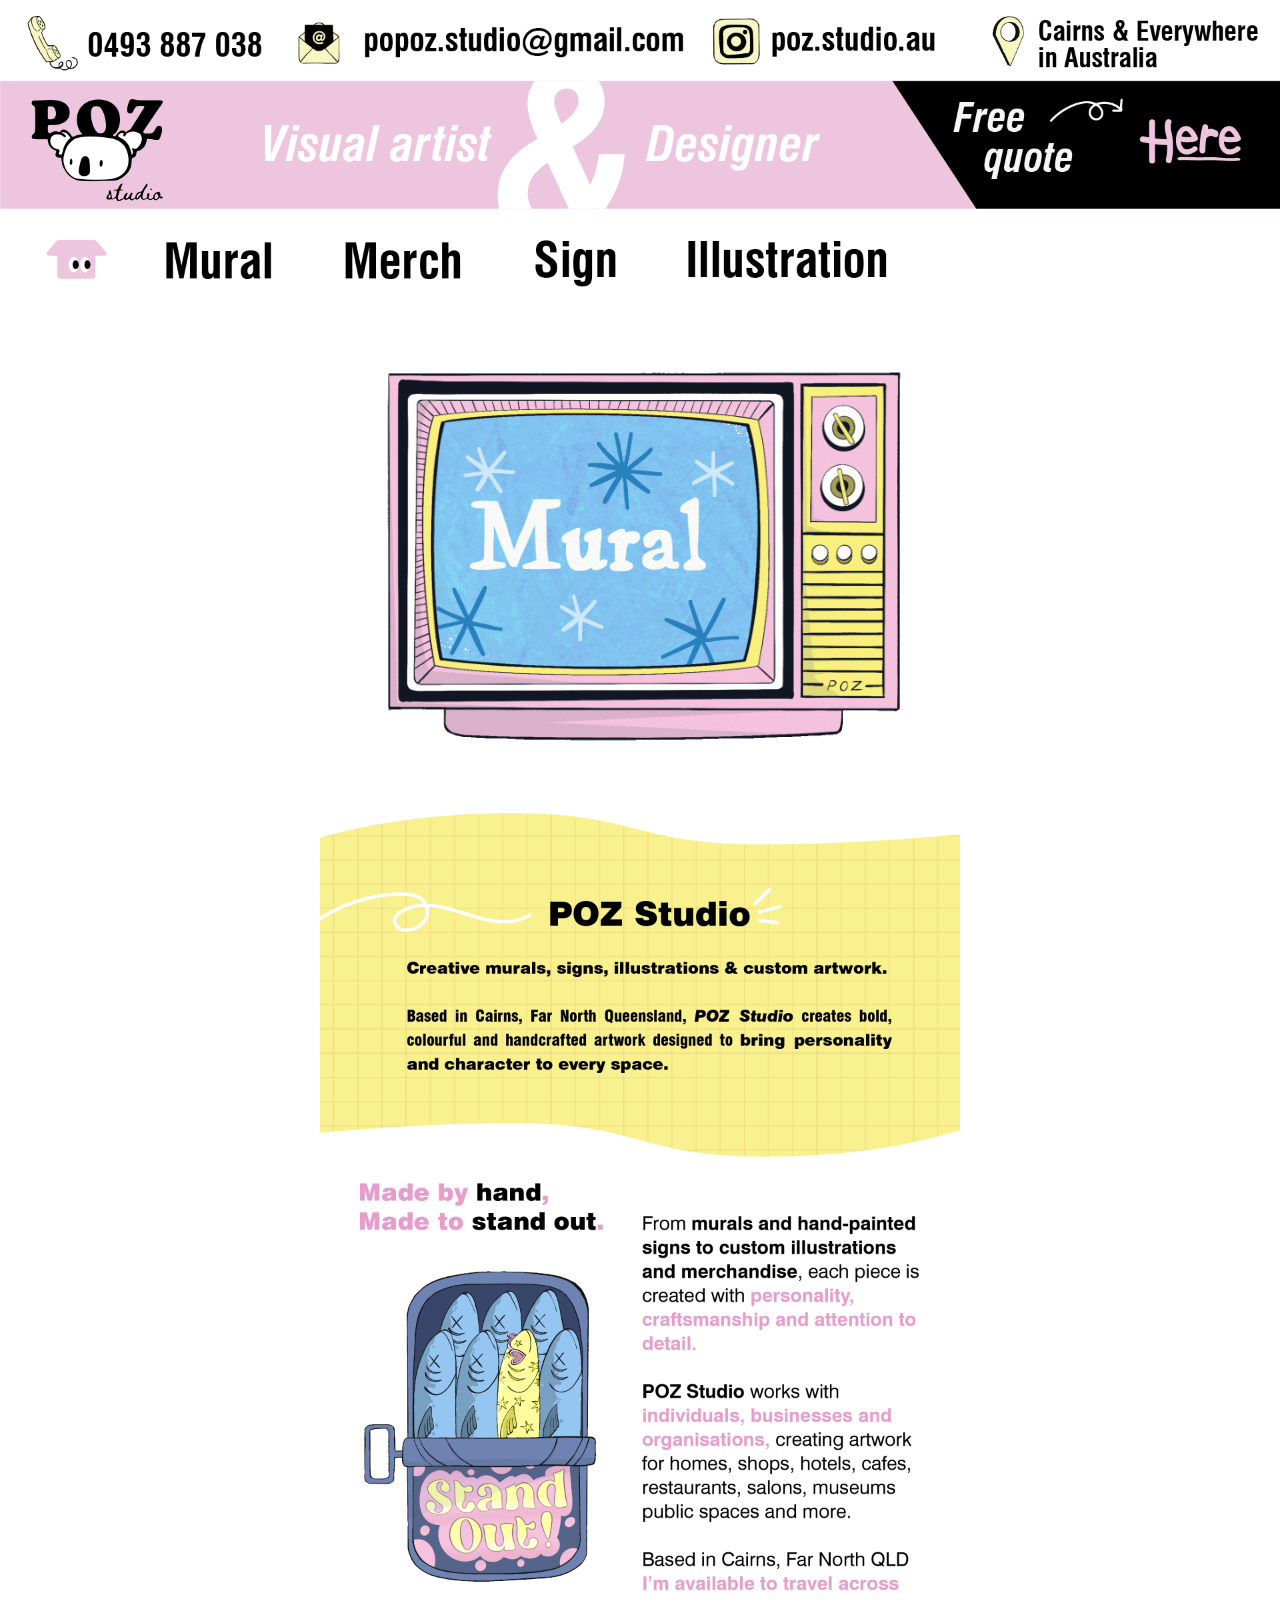
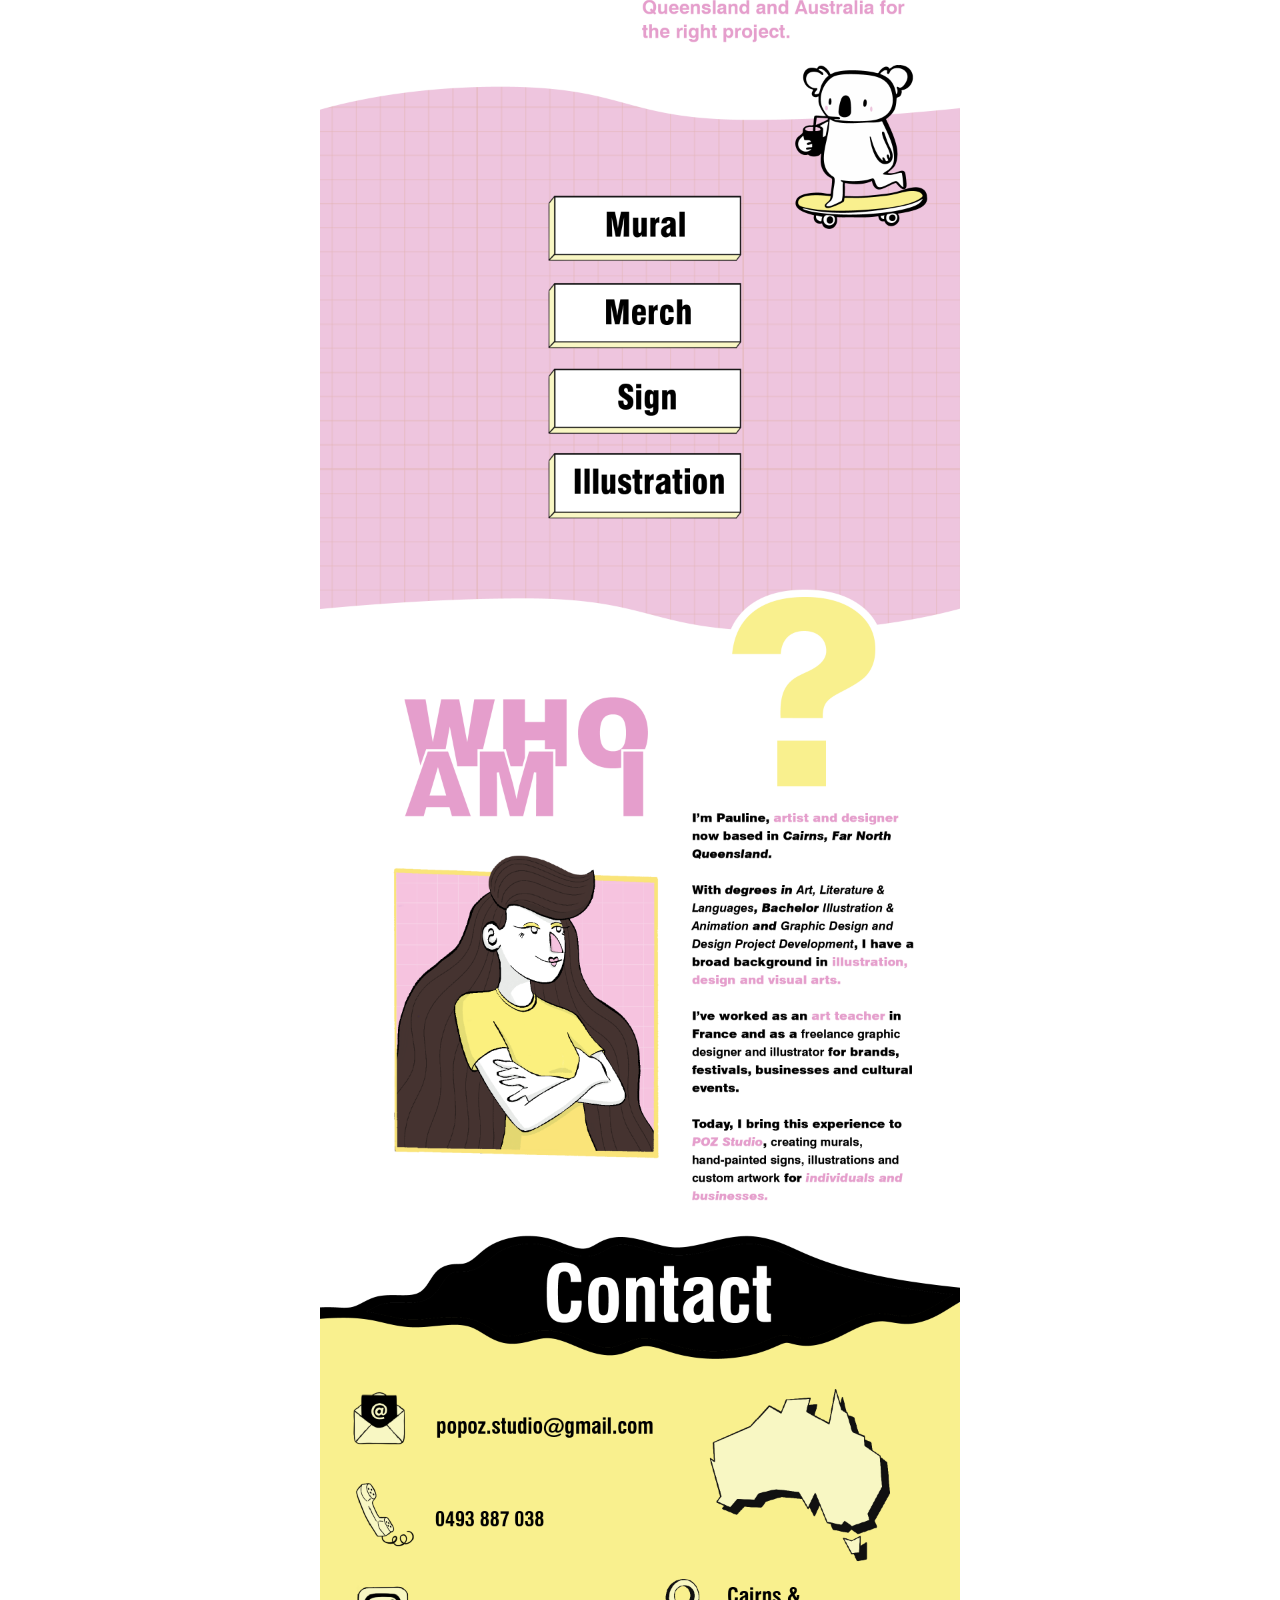
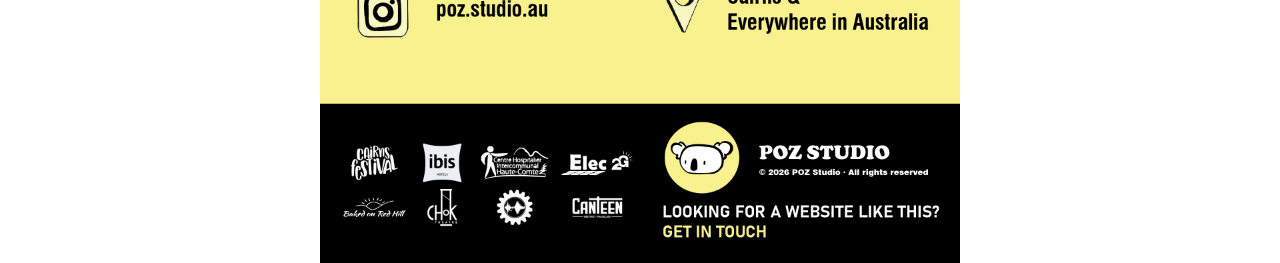
<file: index.html>
<!DOCTYPE html>
<html lang="en-AU">
<head>
    <meta charset="UTF-8">
    <meta name="viewport" content="width=device-width, initial-scale=1.0">

    <title>POZ Studio | Creative Artwork, Murals & Signage in Cairns</title>

    <meta name="description" content="POZ Studio creates custom murals, hand-painted signage, illustration and creative artwork for businesses and projects in Cairns, Queensland and across Australia.">
    <meta name="robots" content="index, follow, max-image-preview:large">
    <link rel="canonical" href="https://pozstudio.com.au/">
    <meta property="og:type" content="website">
    <meta property="og:site_name" content="POZ Studio">
    <meta property="og:title" content="POZ Studio | Creative Artwork, Murals & Signage in Cairns">
    <meta property="og:description" content="POZ Studio creates custom murals, hand-painted signage, illustration and creative artwork for businesses and projects in Cairns, Queensland and across Australia.">
    <meta property="og:url" content="https://pozstudio.com.au/">
    <meta property="og:image" content="https://pozstudio.com.au/body.png">
    <meta name="twitter:card" content="summary_large_image">
    <meta name="twitter:title" content="POZ Studio | Creative Artwork, Murals & Signage in Cairns">
    <meta name="twitter:description" content="POZ Studio creates custom murals, hand-painted signage, illustration and creative artwork for businesses and projects in Cairns, Queensland and across Australia.">
    <meta name="twitter:image" content="https://pozstudio.com.au/body.png">

    <link rel="icon" type="image/x-icon" href="favicon.ico">

    <link rel="stylesheet" href="style.css">

    <script type="application/ld+json">
    {
      "@context": "https://schema.org",
      "@type": "ArtStudio",
      "name": "POZ Studio",
      "url": "https://pozstudio.com.au/",
      "email": "popoz.studio@gmail.com",
      "telephone": "+61493887038",
      "areaServed": [
        {"@type": "City", "name": "Cairns"},
        {"@type": "AdministrativeArea", "name": "Queensland"},
        {"@type": "Country", "name": "Australia"}
      ],
      "knowsAbout": ["custom murals", "hand-painted signage", "custom merchandise artwork", "illustration"]
    }
    </script>

</head>

<body>

    <!-- =========================
         HEADER
         ========================= -->

    <header class="site-header">

        <img src="header-index.png" alt="POZ Studio creative artwork and services">

        <!-- BOUTONS DU HEADER -->

        <a href="tel:+61493887038" class="hotspot header-button-1" aria-label="Call POZ Studio">
            BUTTON 1
        </a>

        <a href="https://www.instagram.com/poz.studio.au/" class="hotspot header-button-2" aria-label="Visit POZ Studio on Instagram">
            BUTTON 2
        </a>

        <a href="quote.html" class="hotspot header-button-3" aria-label="Request a quote">
            BUTTON 3
        </a>

        <a href="mailto:popoz.studio@gmail.com?subject=Contact&body=Hi%20Pauline%21" class="hotspot header-button-4" aria-label="Email POZ Studio">
            BUTTON 4
        </a>

        <a href="index.html" class="hotspot header-button-5" aria-label="Home">
            BUTTON 5
        </a>

        <a href="mural.html" class="hotspot header-button-6" aria-label="Murals">
            BUTTON 6
        </a>

        <a href="merch.html" class="hotspot header-button-7" aria-label="Merchandise">
            BUTTON 7
        </a>

        <a href="sign.html" class="hotspot header-button-8" aria-label="Signage">
            BUTTON 8
        </a>

        <a href="illustration.html" class="hotspot header-button-9" aria-label="Illustration">
            BUTTON 9
        </a>

<a href="index.html" class="hotspot header-button-10" aria-label="Home">
    BUTTON 10
</a>

    </header>


    <!-- =========================
         GIF
         ========================= -->

    <div class="body-container gif-container">

        <img
            src="mon-gif.gif"
            alt="POZ Studio creative artwork animation"
            class="gif-image"
        >

    </div>


    <!-- =========================
         CORPS DU SITE
         ========================= -->

    <main>

        <div class="body-container">

            <img
                src="body.png"
                alt="POZ Studio creative artwork, mural, signage, merchandise and illustration portfolio"
                class="body-image"
            >

            <!-- BOUTONS DU CORPS -->

            <a href="mural.html" class="hotspot body-button-1" aria-label="Explore mural services">
                BUTTON 1
            </a>

            <a href="merch.html" class="hotspot body-button-2" aria-label="Explore merchandise artwork">
                BUTTON 2
            </a>

            <a href="sign.html" class="hotspot body-button-3" aria-label="Explore signage">
                BUTTON 3
            </a>

            <a href="illustration.html" class="hotspot body-button-4" aria-label="Explore illustration">
                BUTTON 4
            </a>

        </div>

    </main>

</body>
</html>
</file>
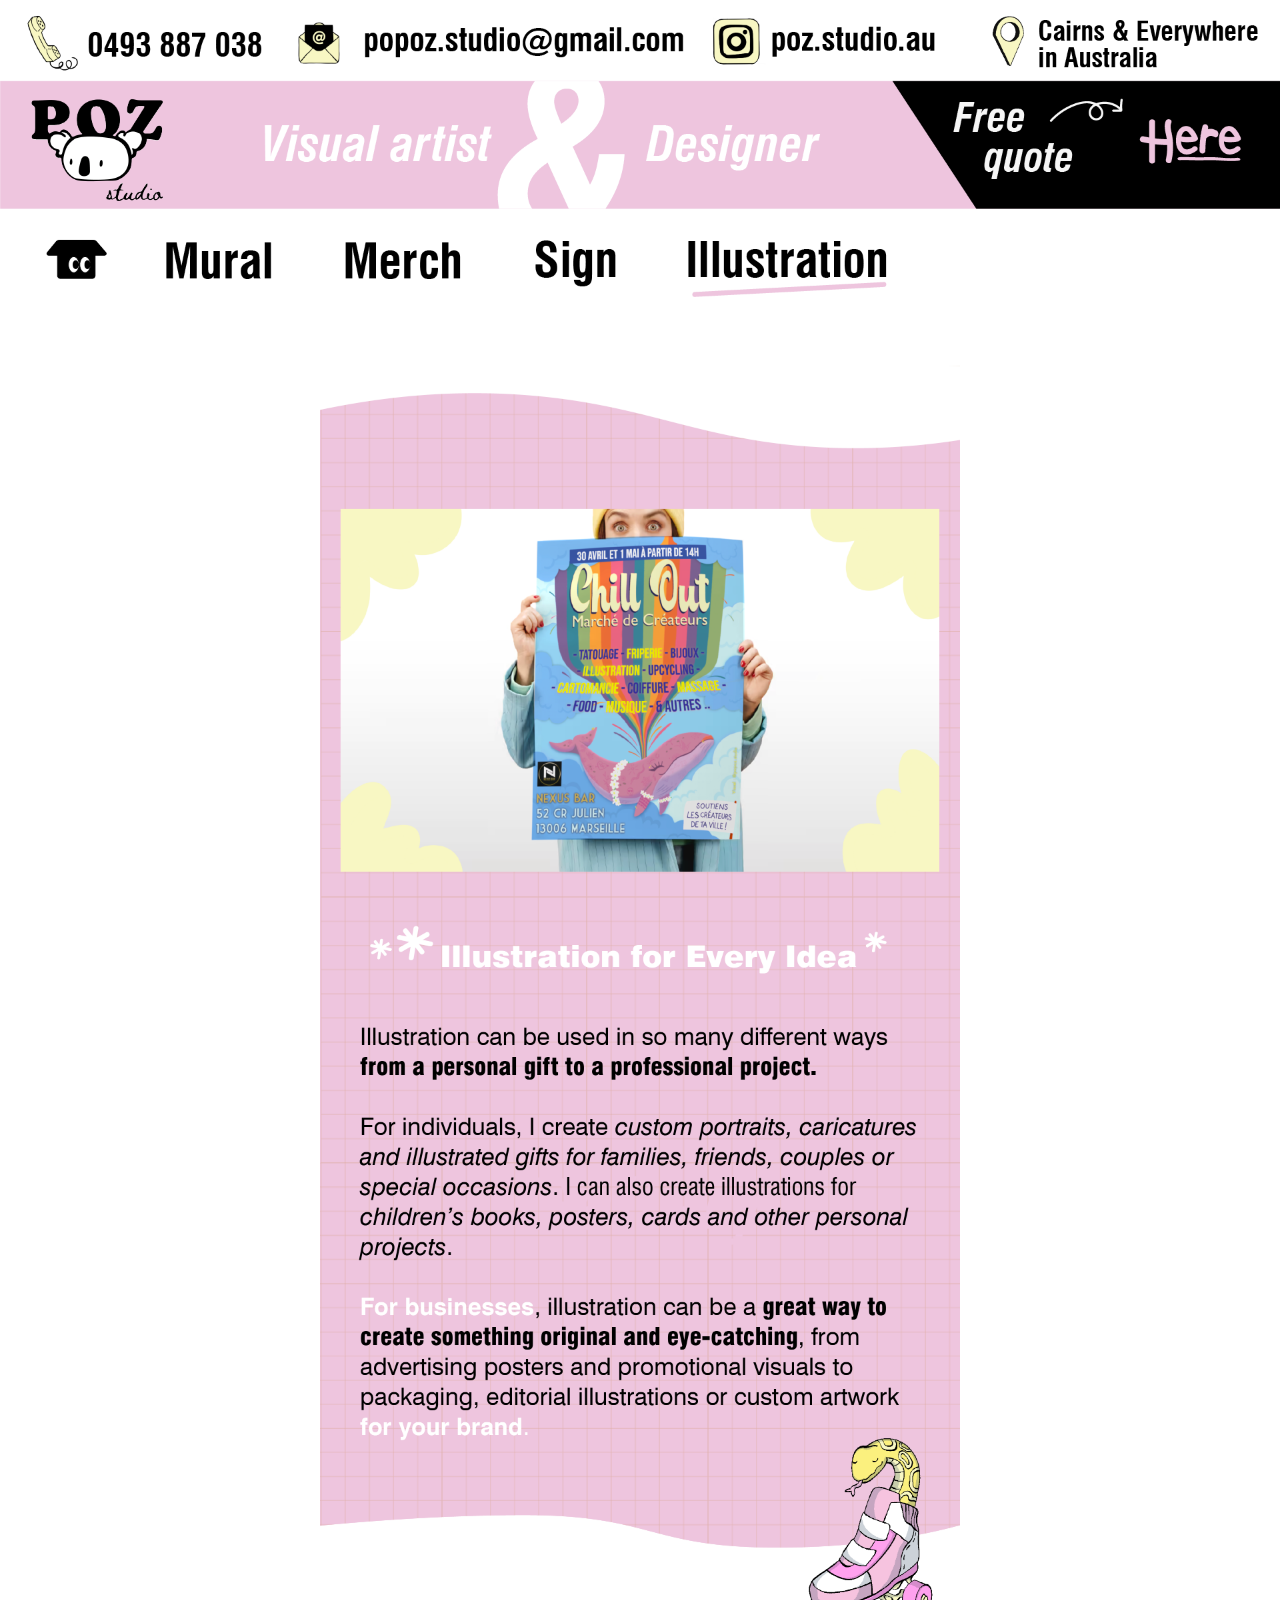
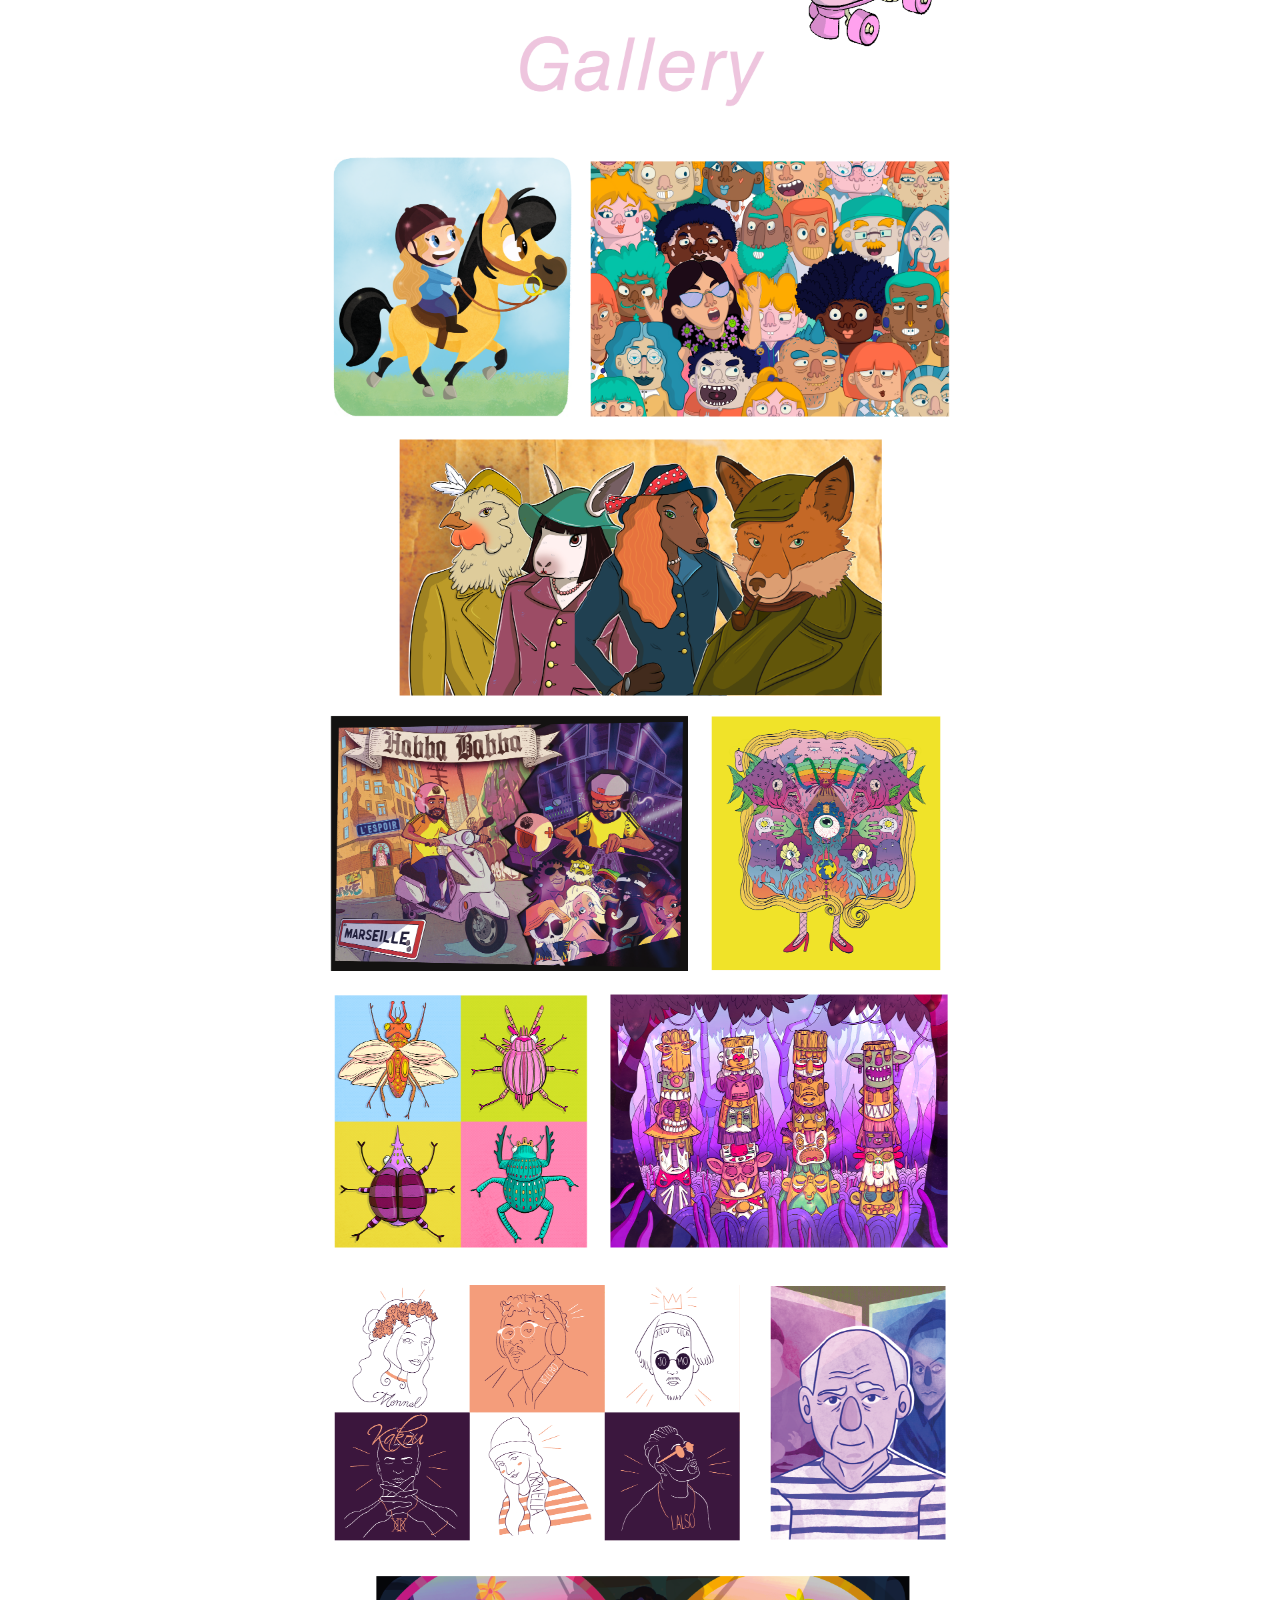
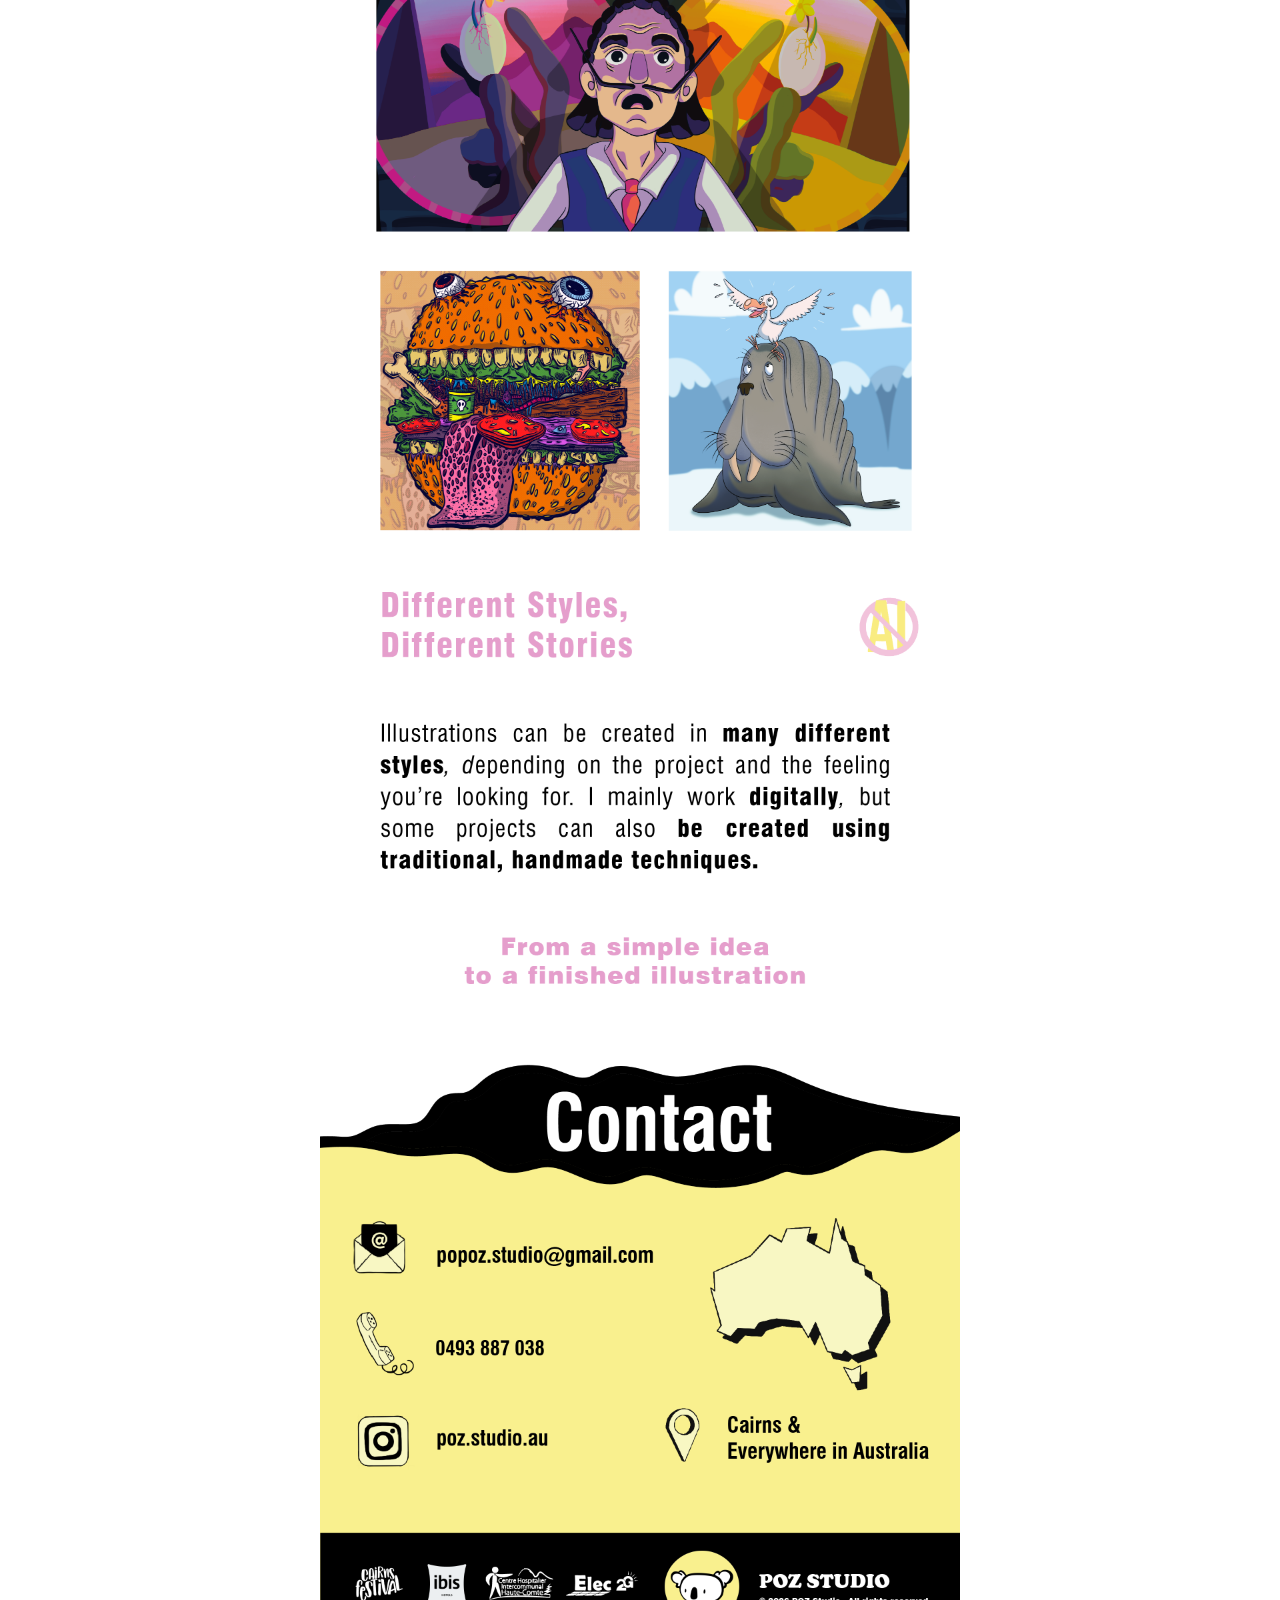
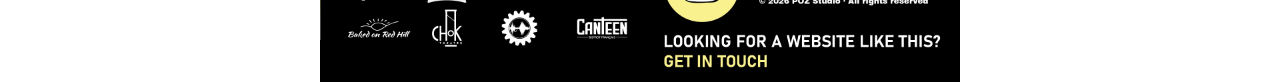
<file: illustration.html>
<!DOCTYPE html>
<html lang="en-AU">
<head>
    <meta charset="UTF-8">
    <meta name="viewport" content="width=device-width, initial-scale=1.0">

    <title>Custom Illustration & Artwork | POZ Studio Cairns</title>

    <meta name="description" content="Explore custom illustration and creative artwork by POZ Studio for personal, business and commercial projects in Cairns, Queensland and across Australia.">
    <meta name="robots" content="index, follow, max-image-preview:large">
    <link rel="canonical" href="https://pozstudio.com.au/illustration.html">
    <meta property="og:type" content="website">
    <meta property="og:site_name" content="POZ Studio">
    <meta property="og:title" content="Custom Illustration & Artwork | POZ Studio Cairns">
    <meta property="og:description" content="Explore custom illustration and creative artwork by POZ Studio for personal, business and commercial projects in Cairns, Queensland and across Australia.">
    <meta property="og:url" content="https://pozstudio.com.au/illustration.html">
    <meta property="og:image" content="https://pozstudio.com.au/body.png">
    <meta name="twitter:card" content="summary_large_image">
    <meta name="twitter:title" content="Custom Illustration & Artwork | POZ Studio Cairns">
    <meta name="twitter:description" content="Explore custom illustration and creative artwork by POZ Studio for personal, business and commercial projects in Cairns, Queensland and across Australia.">
    <meta name="twitter:image" content="https://pozstudio.com.au/body.png">

    <link rel="icon" type="image/x-icon" href="favicon.ico">

    <link rel="stylesheet" href="style.css">
</head>

<body>

    <!-- =========================
         HEADER
         ========================= -->

    <header class="site-header">

        <img src="header-illustration.png" alt="POZ Studio custom illustration">

        <!-- BOUTONS DU HEADER -->

        <a href="tel:+61493887038" class="hotspot header-button-1" aria-label="Call POZ Studio">
            BUTTON 1
        </a>

        <a href="https://www.instagram.com/poz.studio.au/" class="hotspot header-button-2" aria-label="Visit POZ Studio on Instagram">
            BUTTON 2
        </a>

        <a href="quote.html" class="hotspot header-button-3" aria-label="Request a quote">
            BUTTON 3
        </a>

        <a href="mailto:popoz.studio@gmail.com?subject=Contact&body=Hi%20Pauline%21" class="hotspot header-button-4" aria-label="Email POZ Studio">
            BUTTON 4
        </a>

        <a href="index.html" class="hotspot header-button-5" aria-label="Home">
            BUTTON 5
        </a>

        <a href="mural.html" class="hotspot header-button-6" aria-label="Murals">
            BUTTON 6
        </a>

        <a href="merch.html" class="hotspot header-button-7" aria-label="Merchandise">
            BUTTON 7
        </a>

        <a href="sign.html" class="hotspot header-button-8" aria-label="Signage">
            BUTTON 8
        </a>

        <a href="illustration.html" class="hotspot header-button-9" aria-label="Illustration">
            BUTTON 9
        </a>
<a href="index.html" class="hotspot header-button-10" aria-label="Home">
    BUTTON 10
</a>
    </header>


    <!-- =========================
         CORPS DU SITE
         ========================= -->

    <main>

        <div class="body-container">

            <img
                src="illustration.png"
                alt="Custom illustration and creative artwork portfolio by POZ Studio"
                class="body-image"
            >

        </div>

    </main>

</body>
</html>
</file>
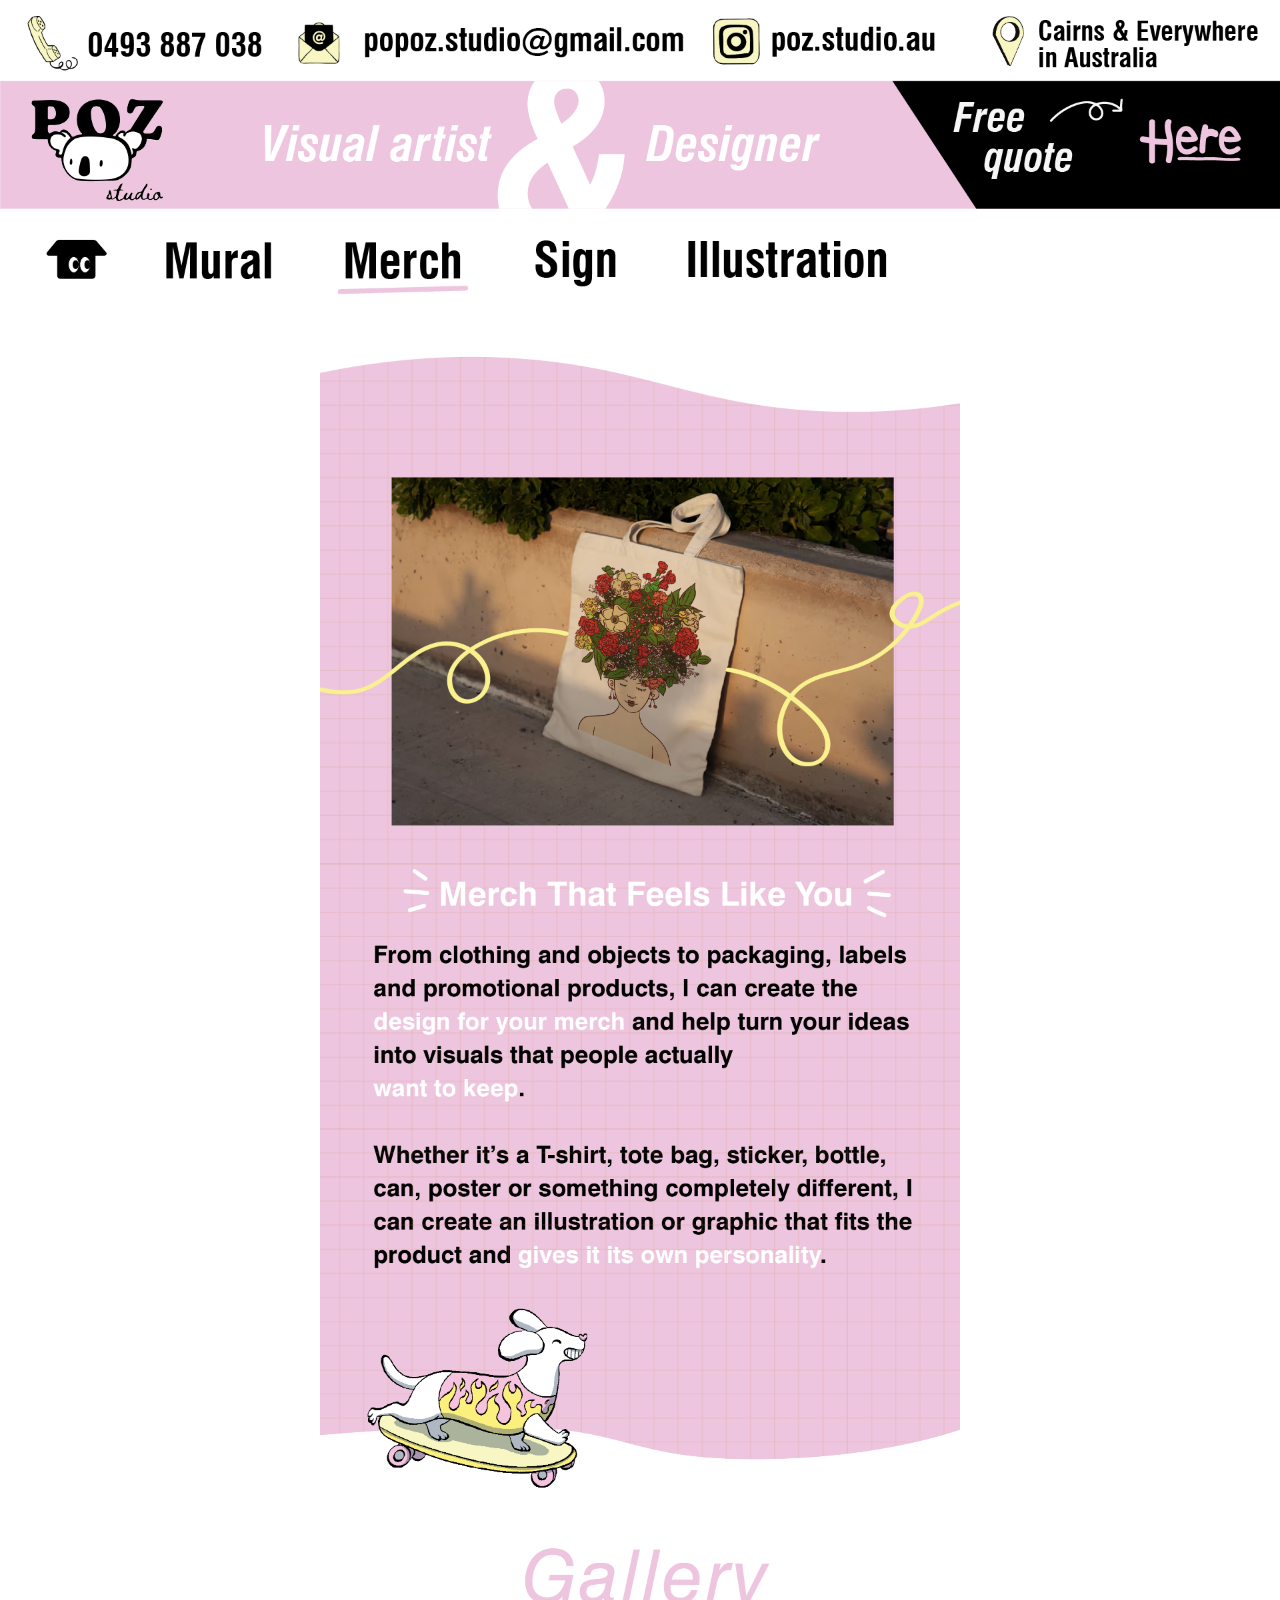
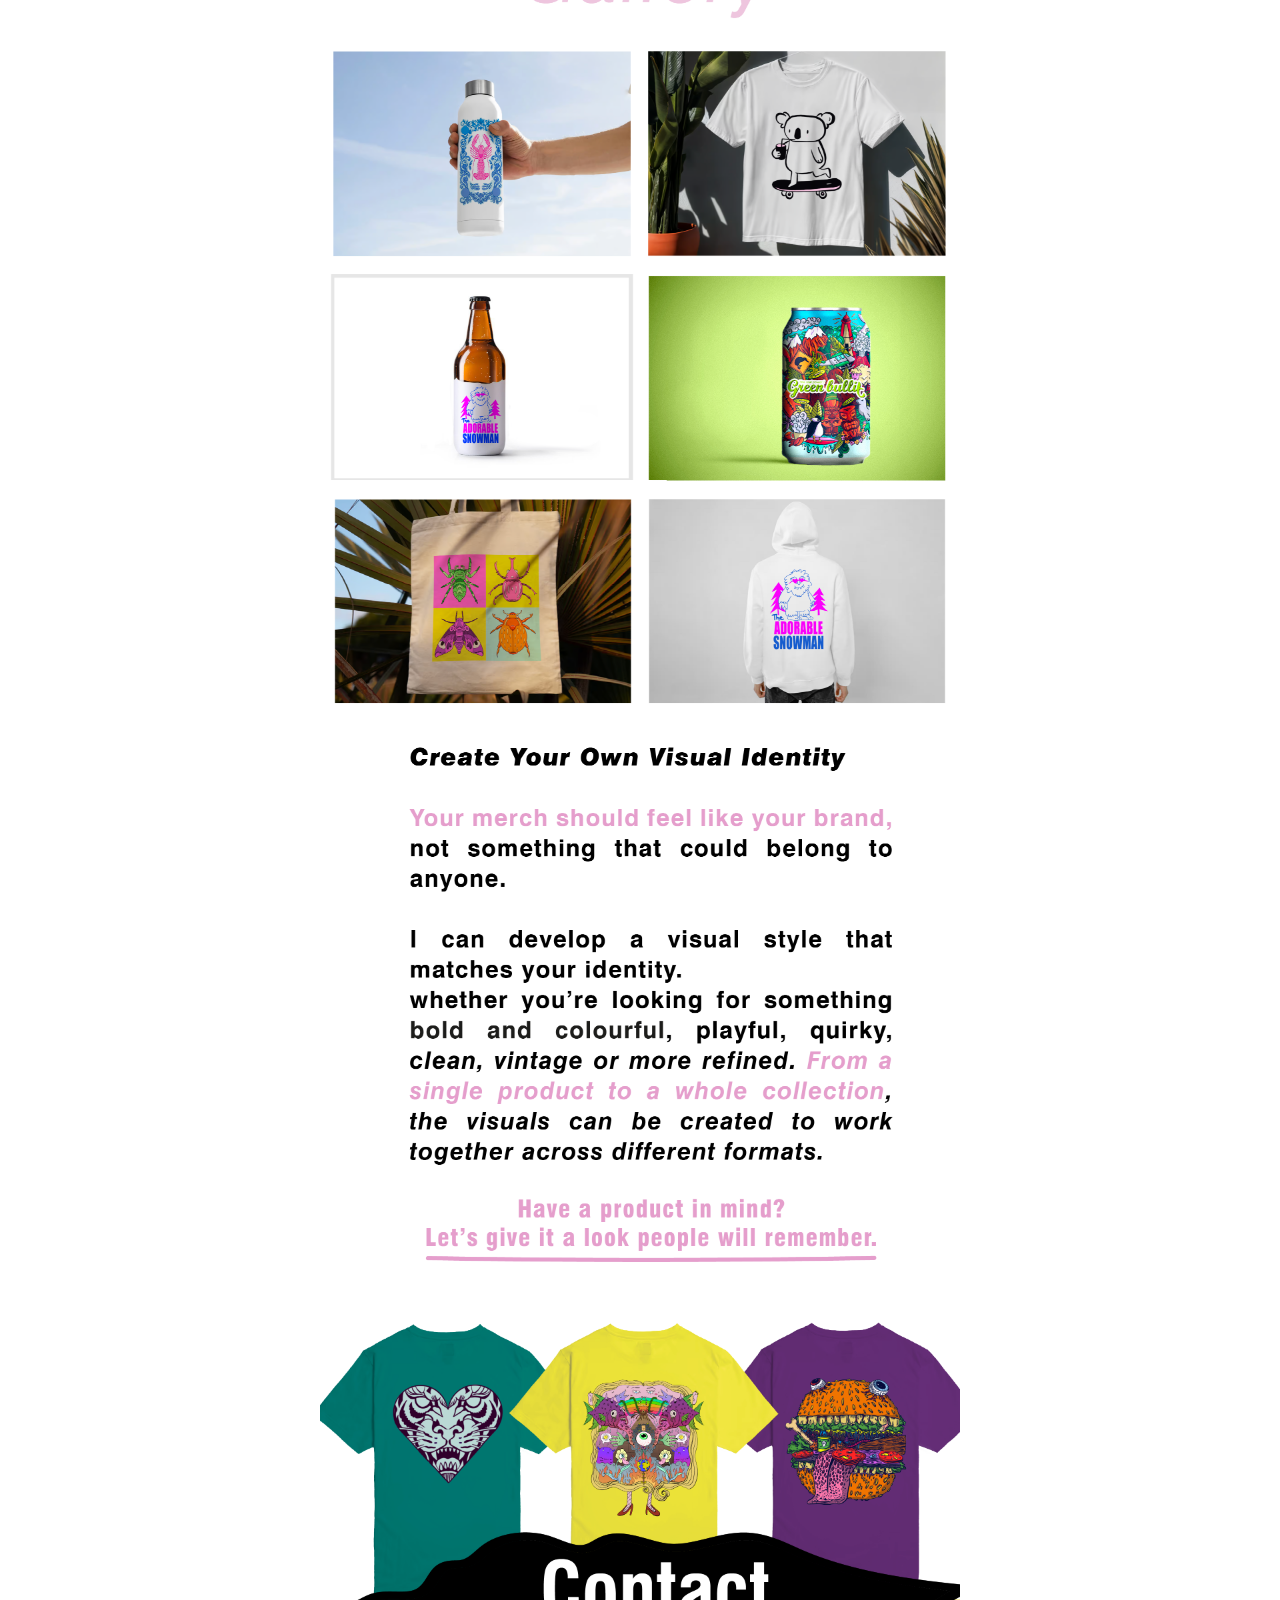
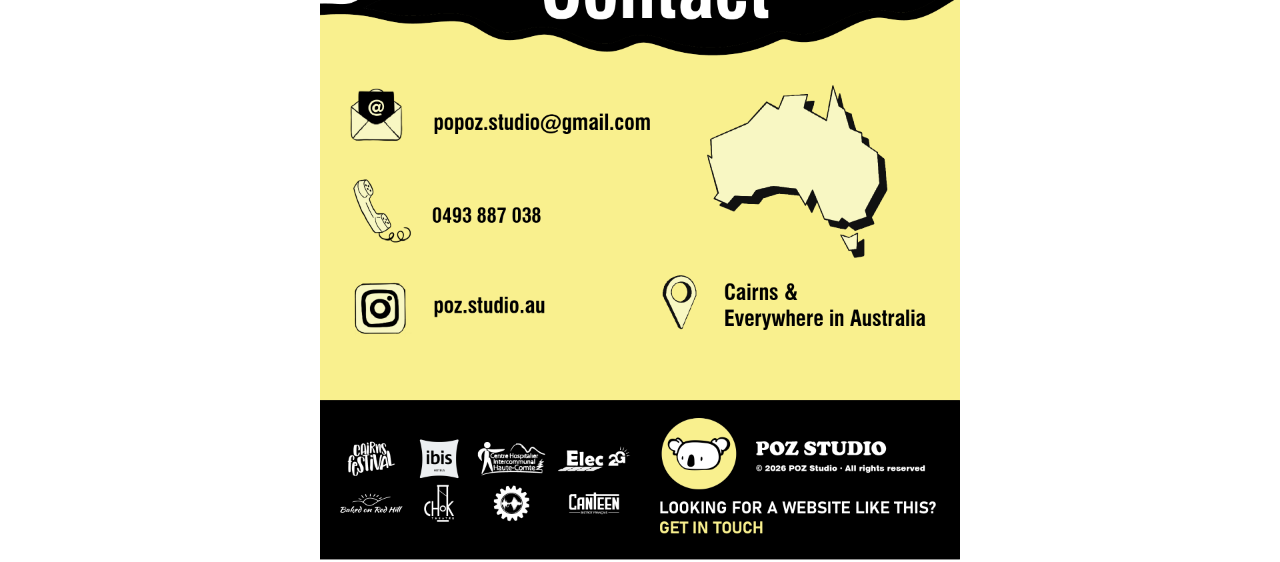
<file: merch.html>
<!DOCTYPE html>
<html lang="en-AU">
<head>
    <meta charset="UTF-8">
    <meta name="viewport" content="width=device-width, initial-scale=1.0">

    <title>Custom Merchandise Artwork & Design | POZ Studio</title>

    <meta name="description" content="POZ Studio creates custom artwork and creative designs for branded merchandise, products and business projects in Cairns, Queensland and Australia.">
    <meta name="robots" content="index, follow, max-image-preview:large">
    <link rel="canonical" href="https://pozstudio.com.au/merch.html">
    <meta property="og:type" content="website">
    <meta property="og:site_name" content="POZ Studio">
    <meta property="og:title" content="Custom Merchandise Artwork & Design | POZ Studio">
    <meta property="og:description" content="POZ Studio creates custom artwork and creative designs for branded merchandise, products and business projects in Cairns, Queensland and Australia.">
    <meta property="og:url" content="https://pozstudio.com.au/merch.html">
    <meta property="og:image" content="https://pozstudio.com.au/body.png">
    <meta name="twitter:card" content="summary_large_image">
    <meta name="twitter:title" content="Custom Merchandise Artwork & Design | POZ Studio">
    <meta name="twitter:description" content="POZ Studio creates custom artwork and creative designs for branded merchandise, products and business projects in Cairns, Queensland and Australia.">
    <meta name="twitter:image" content="https://pozstudio.com.au/body.png">

    <link rel="icon" type="image/x-icon" href="favicon.ico">

    <link rel="stylesheet" href="style.css">
</head>

<body>

    <!-- =========================
         HEADER
         ========================= -->

    <header class="site-header">

        <img src="header-merch.png" alt="POZ Studio custom merchandise artwork">

        <!-- BOUTONS DU HEADER -->

        <a href="tel:+61493887038" class="hotspot header-button-1" aria-label="Call POZ Studio">
            BUTTON 1
        </a>

        <a href="https://www.instagram.com/poz.studio.au/" class="hotspot header-button-2" aria-label="Visit POZ Studio on Instagram">
            BUTTON 2
        </a>

        <a href="quote.html" class="hotspot header-button-3" aria-label="Request a quote">
            BUTTON 3
        </a>

        <a href="mailto:popoz.studio@gmail.com?subject=Contact&body=Hi%20Pauline%21" class="hotspot header-button-4" aria-label="Email POZ Studio">
            BUTTON 4
        </a>

        <a href="index.html" class="hotspot header-button-5" aria-label="Home">
            BUTTON 5
        </a>

        <a href="mural.html" class="hotspot header-button-6" aria-label="Murals">
            BUTTON 6
        </a>

        <a href="merch.html" class="hotspot header-button-7" aria-label="Merchandise">
            BUTTON 7
        </a>

        <a href="sign.html" class="hotspot header-button-8" aria-label="Signage">
            BUTTON 8
        </a>

        <a href="illustration.html" class="hotspot header-button-9" aria-label="Illustration">
            BUTTON 9
        </a>
<a href="index.html" class="hotspot header-button-10" aria-label="Home">
    BUTTON 10
</a>
    </header>


    <!-- =========================
         CORPS DU SITE
         ========================= -->

    <main>

        <div class="body-container">

            <img
                src="merch.png"
                alt="Custom merchandise artwork portfolio by POZ Studio"
                class="body-image"
            >

        </div>

    </main>

</body>
</html>
</file>
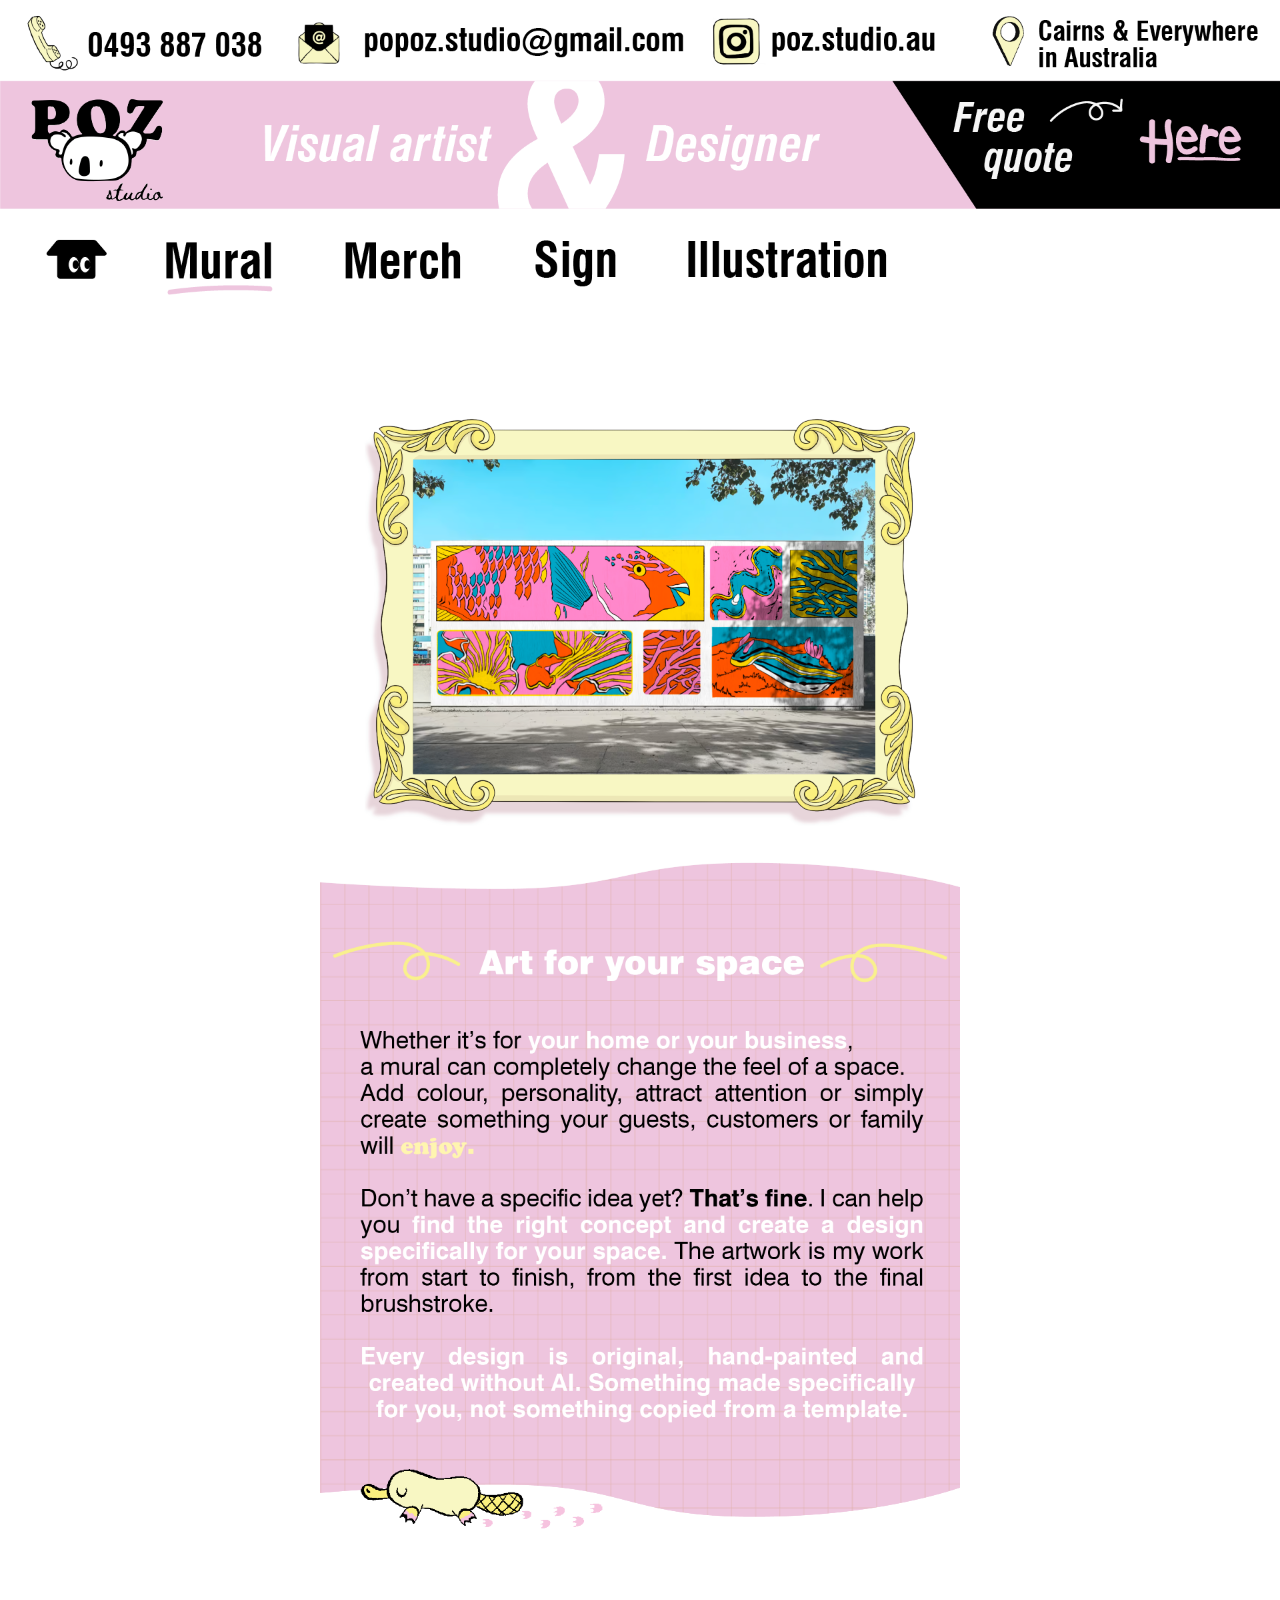
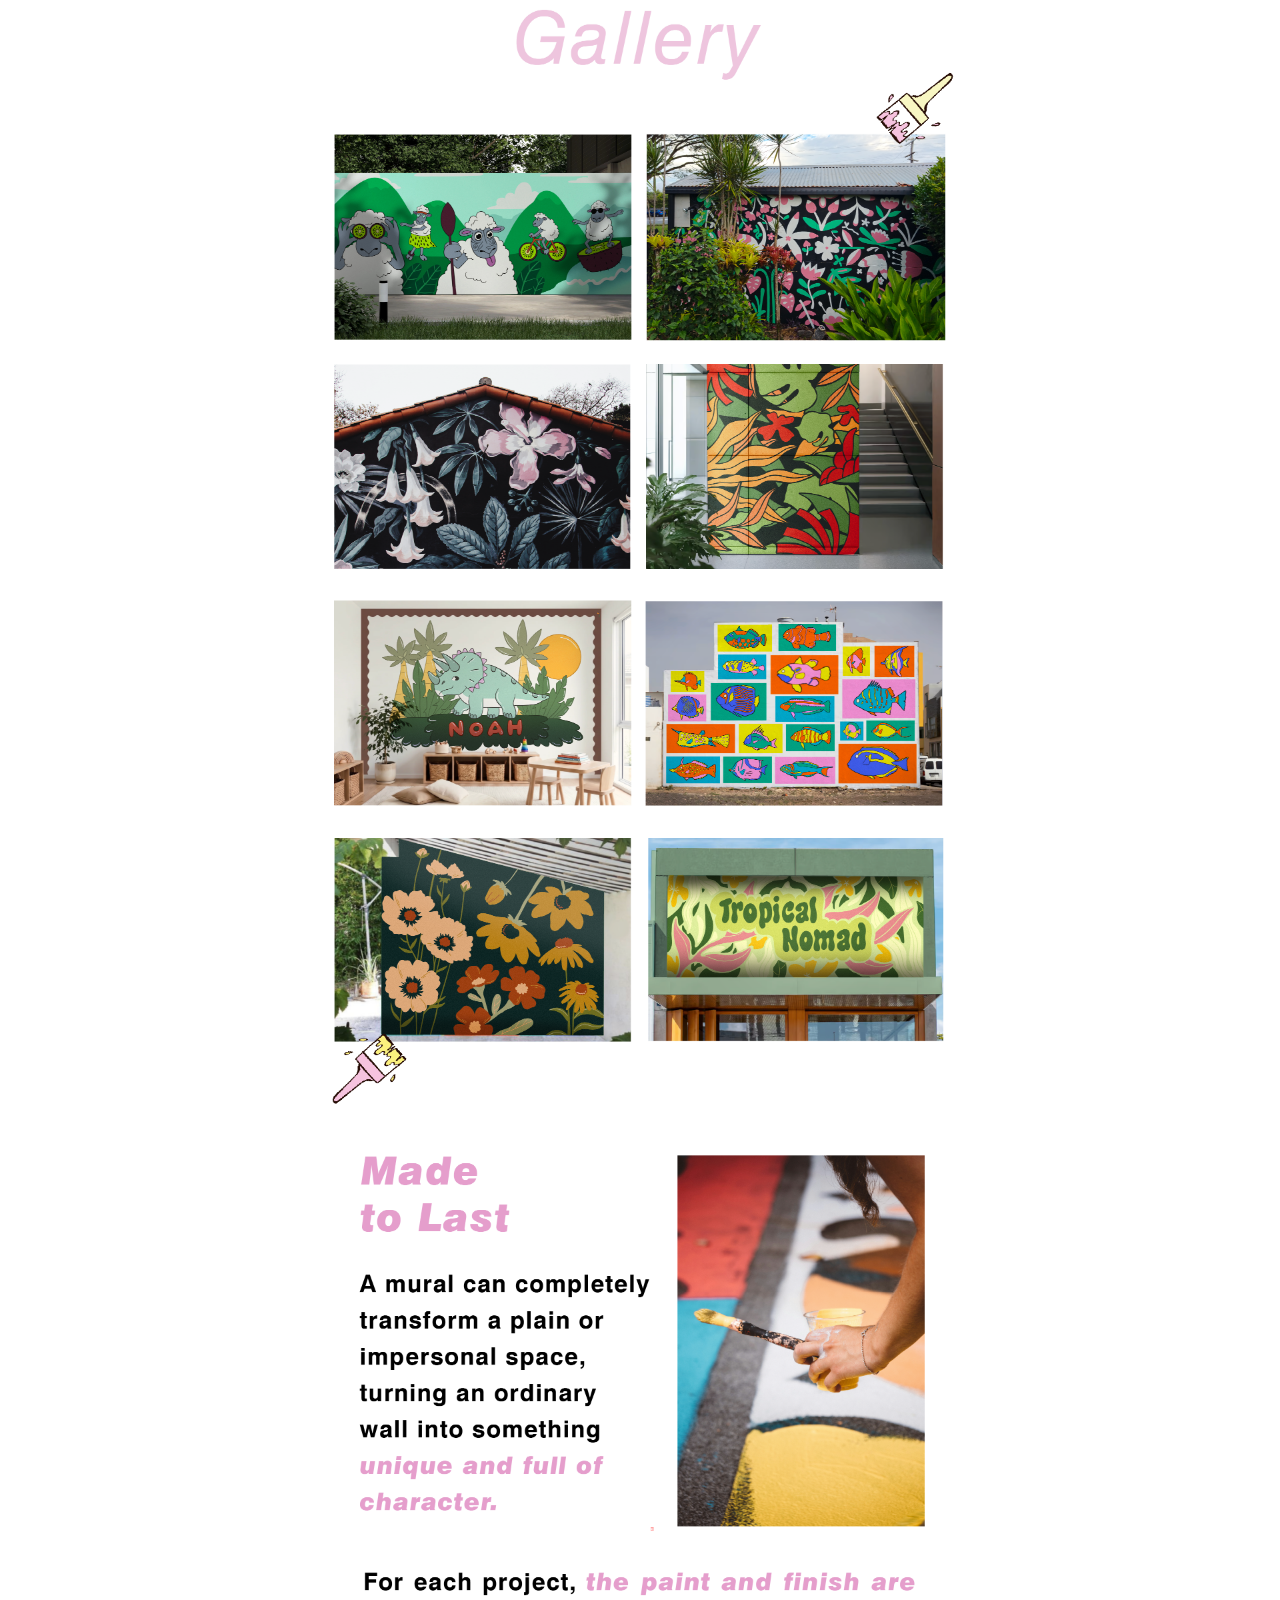
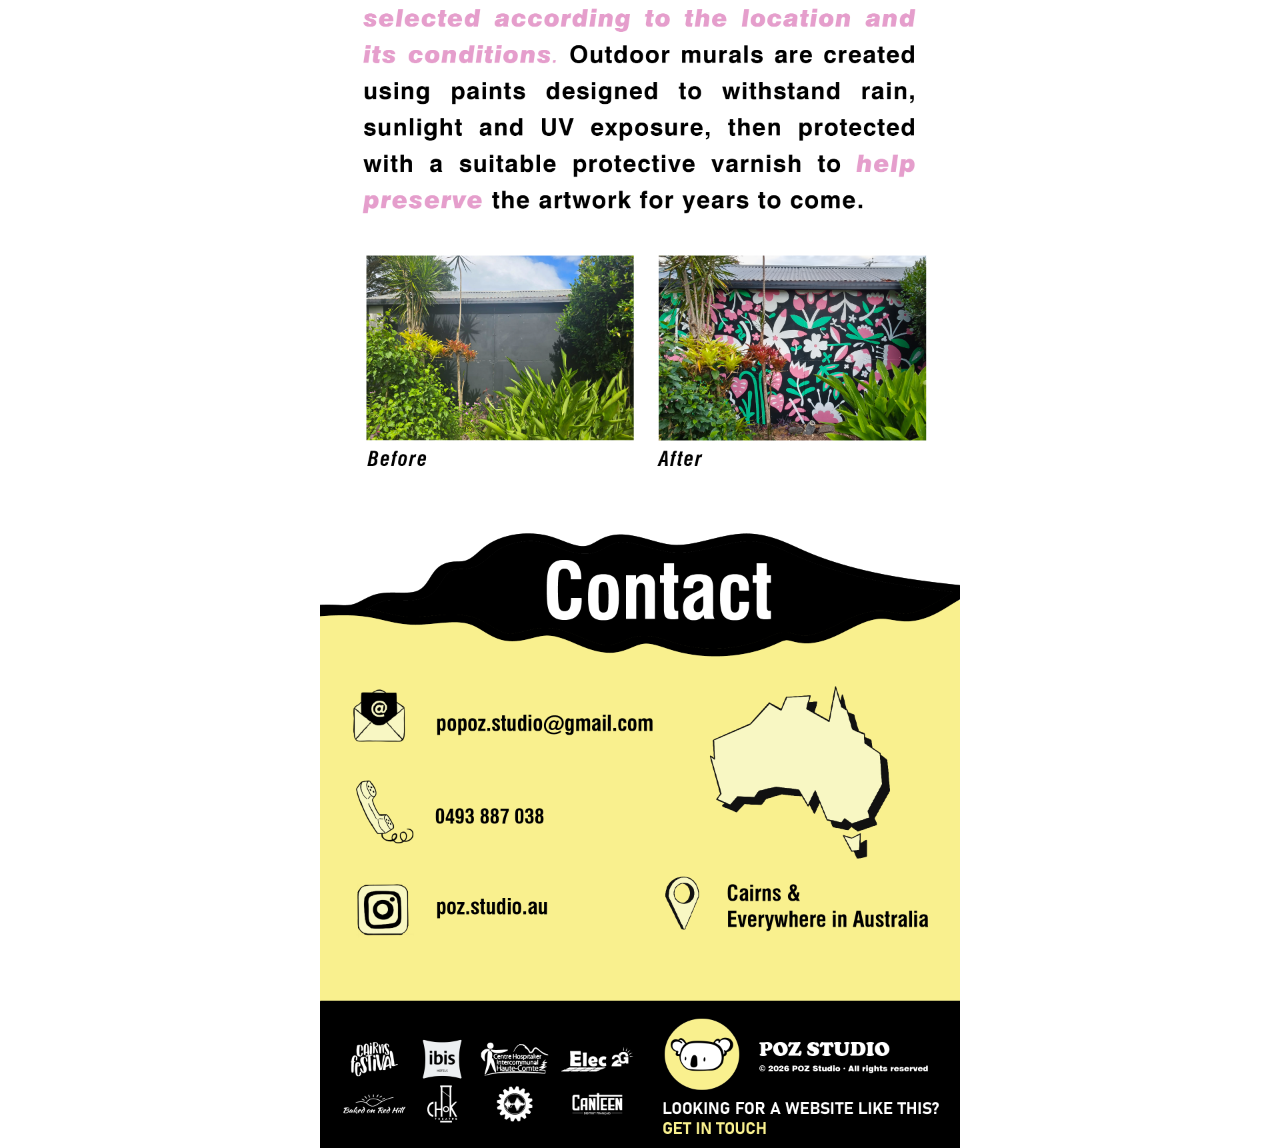
<file: mural.html>
<!DOCTYPE html>
<html lang="en-AU">
<head>
    <meta charset="UTF-8">
    <meta name="viewport" content="width=device-width, initial-scale=1.0">

    <title>Custom Mural Artist in Cairns | POZ Studio</title>

    <meta name="description" content="Discover custom mural artwork by POZ Studio, creating creative wall art and mural projects for businesses and spaces in Cairns, Queensland and Australia.">
    <meta name="robots" content="index, follow, max-image-preview:large">
    <link rel="canonical" href="https://pozstudio.com.au/mural.html">
    <meta property="og:type" content="website">
    <meta property="og:site_name" content="POZ Studio">
    <meta property="og:title" content="Custom Mural Artist in Cairns | POZ Studio">
    <meta property="og:description" content="Discover custom mural artwork by POZ Studio, creating creative wall art and mural projects for businesses and spaces in Cairns, Queensland and Australia.">
    <meta property="og:url" content="https://pozstudio.com.au/mural.html">
    <meta property="og:image" content="https://pozstudio.com.au/body.png">
    <meta name="twitter:card" content="summary_large_image">
    <meta name="twitter:title" content="Custom Mural Artist in Cairns | POZ Studio">
    <meta name="twitter:description" content="Discover custom mural artwork by POZ Studio, creating creative wall art and mural projects for businesses and spaces in Cairns, Queensland and Australia.">
    <meta name="twitter:image" content="https://pozstudio.com.au/body.png">

    <link rel="icon" type="image/x-icon" href="favicon.ico">

    <link rel="stylesheet" href="style.css">
</head>

<body>

    <!-- =========================
         HEADER
         ========================= -->

    <header class="site-header">

        <img src="header-mural.png" alt="POZ Studio custom mural artwork">

        <!-- BOUTONS DU HEADER -->

        <a href="tel:+61493887038" class="hotspot header-button-1" aria-label="Call POZ Studio">
            BUTTON 1
        </a>

        <a href="https://www.instagram.com/poz.studio.au/" class="hotspot header-button-2" aria-label="Visit POZ Studio on Instagram">
            BUTTON 2
        </a>

        <a href="quote.html" class="hotspot header-button-3" aria-label="Request a quote">
            BUTTON 3
        </a>

        <a href="mailto:popoz.studio@gmail.com?subject=Contact&body=Hi%20Pauline%21" class="hotspot header-button-4" aria-label="Email POZ Studio">
            BUTTON 4
        </a>

        <a href="index.html" class="hotspot header-button-5" aria-label="Home">
            BUTTON 5
        </a>

        <a href="mural.html" class="hotspot header-button-6" aria-label="Murals">
            BUTTON 6
        </a>

        <a href="merch.html" class="hotspot header-button-7" aria-label="Merchandise">
            BUTTON 7
        </a>

        <a href="sign.html" class="hotspot header-button-8" aria-label="Signage">
            BUTTON 8
        </a>

        <a href="illustration.html" class="hotspot header-button-9" aria-label="Illustration">
            BUTTON 9
        </a>
<a href="index.html" class="hotspot header-button-10" aria-label="Home">
    BUTTON 10
</a>
    </header>


    <!-- =========================
         CORPS DU SITE
         ========================= -->

    <main>

        <div class="body-container">

            <img
                src="mural.png"
                alt="Custom mural artwork portfolio by POZ Studio"
                class="body-image"
            >

        </div>

    </main>

</body>
</html>
</file>
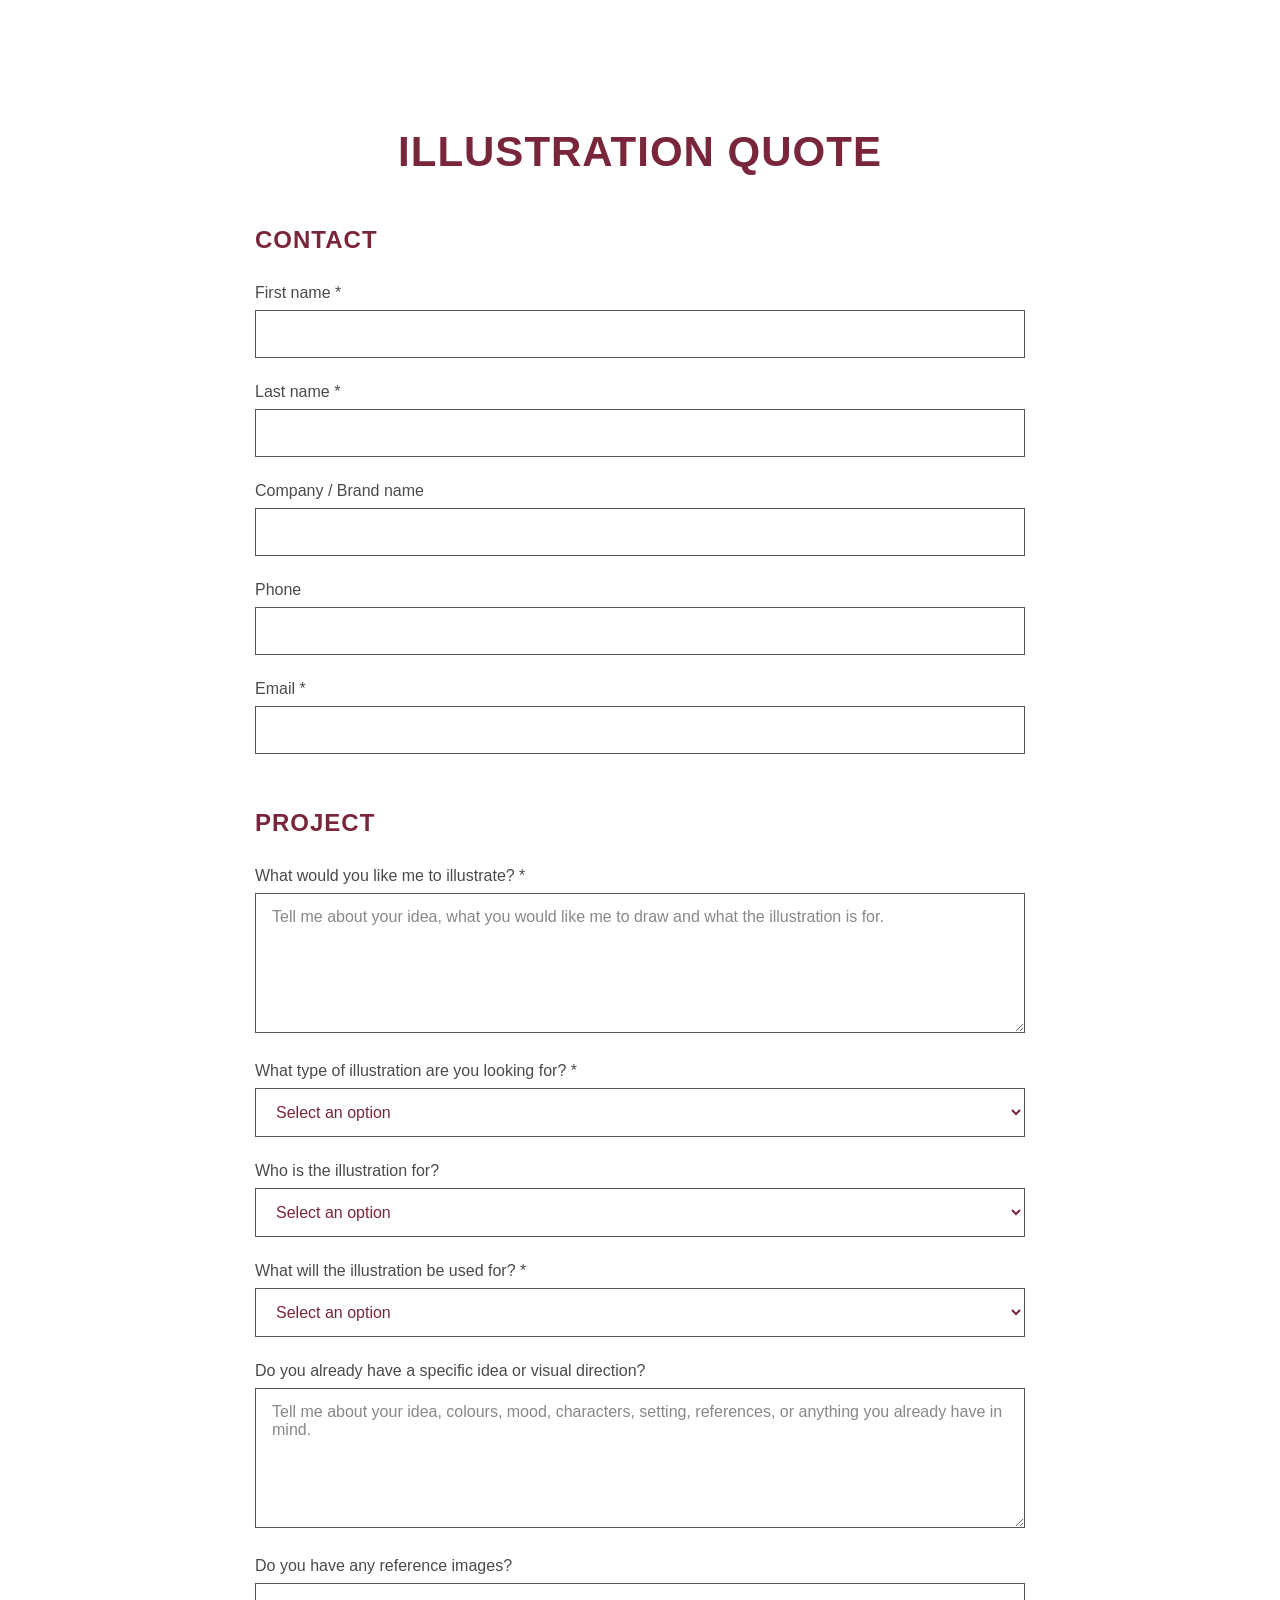
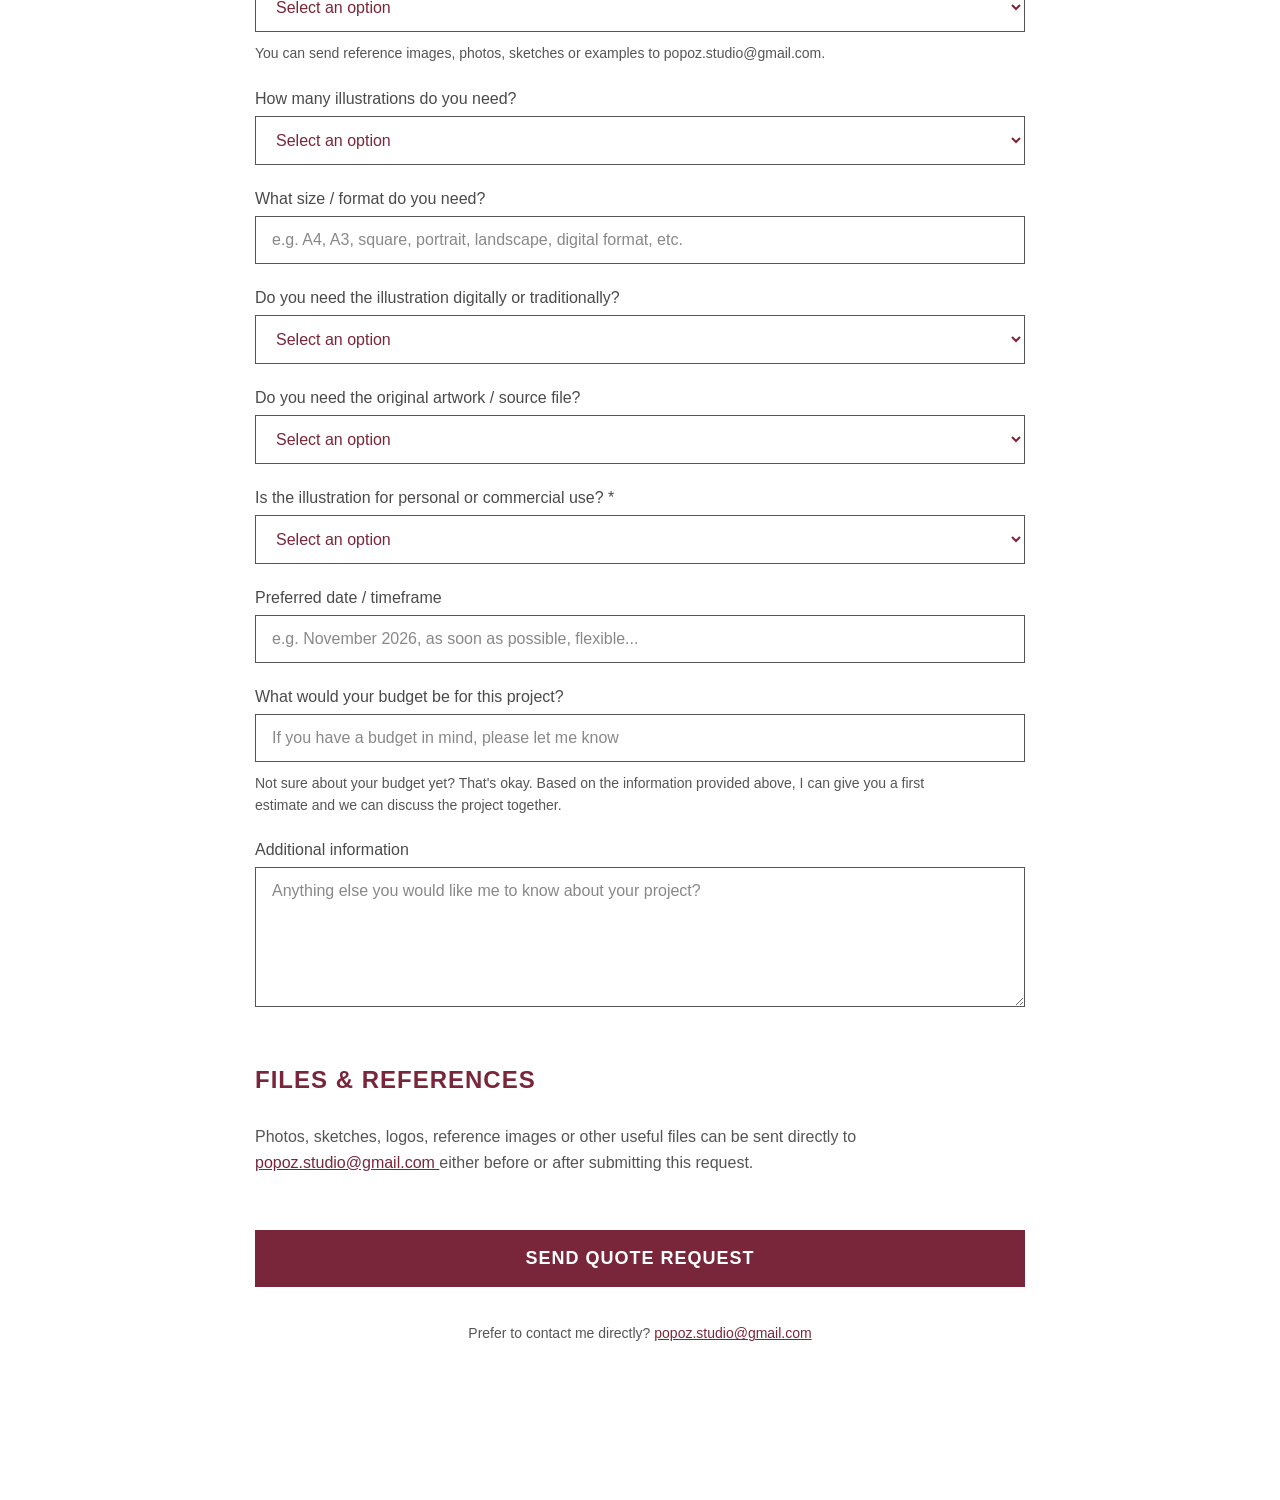
<file: quote-illustration.html>
<!DOCTYPE html>
<html lang="en">

<head>
    <meta charset="UTF-8">
    <meta name="viewport" content="width=device-width, initial-scale=1.0">

    <title>POZ Studio - Illustration Quote</title>

    <link rel="stylesheet" href="style2.css">
</head>

<body>

    <main class="quote-form">

        <h1>ILLUSTRATION QUOTE</h1>

        <form action="https://api.web3forms.com/submit" method="POST">

            <!-- WEB3FORMS -->
            <input type="hidden" name="access_key" value="2c0c68a0-6d2b-47e1-a3a8-961e67a6c0bb">

            <input type="hidden" name="subject" value="POZ Studio - New Illustration Quote">

            <input type="hidden" name="from_name" value="POZ Studio Website">


            <!-- =========================
                 CONTACT
            ========================== -->

            <section>

                <h2>CONTACT</h2>

                <label for="first-name">First name *</label>
                <input
                    type="text"
                    id="first-name"
                    name="First name"
                    required
                >

                <label for="last-name">Last name *</label>
                <input
                    type="text"
                    id="last-name"
                    name="Last name"
                    required
                >

                <label for="company">Company / Brand name</label>
                <input
                    type="text"
                    id="company"
                    name="Company / Brand name"
                >

                <label for="phone">Phone</label>
                <input
                    type="tel"
                    id="phone"
                    name="Phone"
                >

                <label for="email">Email *</label>
                <input
                    type="email"
                    id="email"
                    name="Email"
                    required
                >

            </section>


            <!-- =========================
                 PROJECT
            ========================== -->

            <section>

                <h2>PROJECT</h2>


                <label for="project">
                    What would you like me to illustrate? *
                </label>

                <textarea
                    id="project"
                    name="What would you like me to illustrate?"
                    placeholder="Tell me about your idea, what you would like me to draw and what the illustration is for."
                    required
                ></textarea>


                <label for="illustration-type">
                    What type of illustration are you looking for? *
                </label>

                <select
                    id="illustration-type"
                    name="Type of illustration"
                    required
                >
                    <option value="" disabled selected>
                        Select an option
                    </option>

                    <option>Portrait / Caricature</option>
                    <option>Character</option>
                    <option>Family / Couple / Friends</option>
                    <option>Children's illustration</option>
                    <option>Pet / Animal</option>
                    <option>Book / Editorial illustration</option>
                    <option>Poster / Artwork</option>
                    <option>Advertising illustration</option>
                    <option>Custom artwork / Personal project</option>
                    <option>Other</option>
                </select>


                <label for="for-whom">
                    Who is the illustration for?
                </label>

                <select
                    id="for-whom"
                    name="Who is the illustration for"
                >
                    <option value="" disabled selected>
                        Select an option
                    </option>

                    <option>Myself</option>
                    <option>A friend / Family member</option>
                    <option>A child</option>
                    <option>A couple</option>
                    <option>A business / Brand</option>
                    <option>An event</option>
                    <option>Other</option>
                </select>


                <label for="artwork-use">
                    What will the illustration be used for? *
                </label>

                <select
                    id="artwork-use"
                    name="Illustration use"
                    required
                >
                    <option value="" disabled selected>
                        Select an option
                    </option>

                    <option>Personal use</option>
                    <option>Gift</option>
                    <option>Social media</option>
                    <option>Print</option>
                    <option>Poster</option>
                    <option>Book / Publication</option>
                    <option>Advertising</option>
                    <option>Business / Brand</option>
                    <option>Other</option>
                </select>


                <label for="visual-direction">
                    Do you already have a specific idea or visual direction?
                </label>

                <textarea
                    id="visual-direction"
                    name="Specific idea or visual direction"
                    placeholder="Tell me about your idea, colours, mood, characters, setting, references, or anything you already have in mind."
                ></textarea>


                <label for="references">
                    Do you have any reference images?
                </label>

                <select
                    id="references"
                    name="Reference images"
                >
                    <option value="" disabled selected>
                        Select an option
                    </option>

                    <option>Yes</option>
                    <option>No</option>
                </select>

                <p class="form-help">
                    You can send reference images, photos, sketches or examples
                    to popoz.studio@gmail.com.
                </p>


                <label for="quantity">
                    How many illustrations do you need?
                </label>

                <select
                    id="quantity"
                    name="Number of illustrations"
                >
                    <option value="" disabled selected>
                        Select an option
                    </option>

                    <option>One illustration</option>
                    <option>A small series</option>
                    <option>Several illustrations</option>
                    <option>Several designs over time</option>
                    <option>I'm not sure yet</option>
                </select>


                <label for="size-format">
                    What size / format do you need?
                </label>

                <input
                    type="text"
                    id="size-format"
                    name="Size / Format"
                    placeholder="e.g. A4, A3, square, portrait, landscape, digital format, etc."
                >


                <label for="production">
                    Do you need the illustration digitally or traditionally?
                </label>

                <select
                    id="production"
                    name="Digital or traditional"
                >
                    <option value="" disabled selected>
                        Select an option
                    </option>

                    <option>Digital</option>
                    <option>Traditional / Hand-drawn</option>
                    <option>Both</option>
                    <option>I'm not sure</option>
                </select>


                <label for="source-file">
                    Do you need the original artwork / source file?
                </label>

                <select
                    id="source-file"
                    name="Original artwork / source file"
                >
                    <option value="" disabled selected>
                        Select an option
                    </option>

                    <option>Yes</option>
                    <option>No</option>
                    <option>I'm not sure</option>
                </select>


                <label for="usage-rights">
                    Is the illustration for personal or commercial use? *
                </label>

                <select
                    id="usage-rights"
                    name="Personal or commercial use"
                    required
                >
                    <option value="" disabled selected>
                        Select an option
                    </option>

                    <option>Personal use</option>
                    <option>Commercial use</option>
                    <option>Both</option>
                    <option>I'm not sure</option>
                </select>


                <label for="date">
                    Preferred date / timeframe
                </label>

                <input
                    type="text"
                    id="date"
                    name="Preferred date / timeframe"
                    placeholder="e.g. November 2026, as soon as possible, flexible..."
                >


                <label for="budget">
                    What would your budget be for this project?
                </label>

                <input
                    type="text"
                    id="budget"
                    name="Budget"
                    placeholder="If you have a budget in mind, please let me know"
                >

                <p class="form-help">
                    Not sure about your budget yet? That's okay.
                    Based on the information provided above, I can give you
                    a first estimate and we can discuss the project together.
                </p>


                <label for="additional">
                    Additional information
                </label>

                <textarea
                    id="additional"
                    name="Additional information"
                    placeholder="Anything else you would like me to know about your project?"
                ></textarea>

            </section>


            <!-- =========================
                 FILES & REFERENCES
            ========================== -->

            <section>

                <h2>FILES &amp; REFERENCES</h2>

                <p>
                    Photos, sketches, logos, reference images or other useful
                    files can be sent directly to
                    <a href="mailto:popoz.studio@gmail.com">
                        popoz.studio@gmail.com
                    </a>
                    either before or after submitting this request.
                </p>

            </section>


            <!-- =========================
                 SEND
            ========================== -->

            <section>

                <button type="submit">
                    SEND QUOTE REQUEST
                </button>

                <p class="direct-contact">
                    Prefer to contact me directly?
                    <a href="mailto:popoz.studio@gmail.com">
                        popoz.studio@gmail.com
                    </a>
                </p>

            </section>

        </form>

    </main>

</body>

</html>
</file>
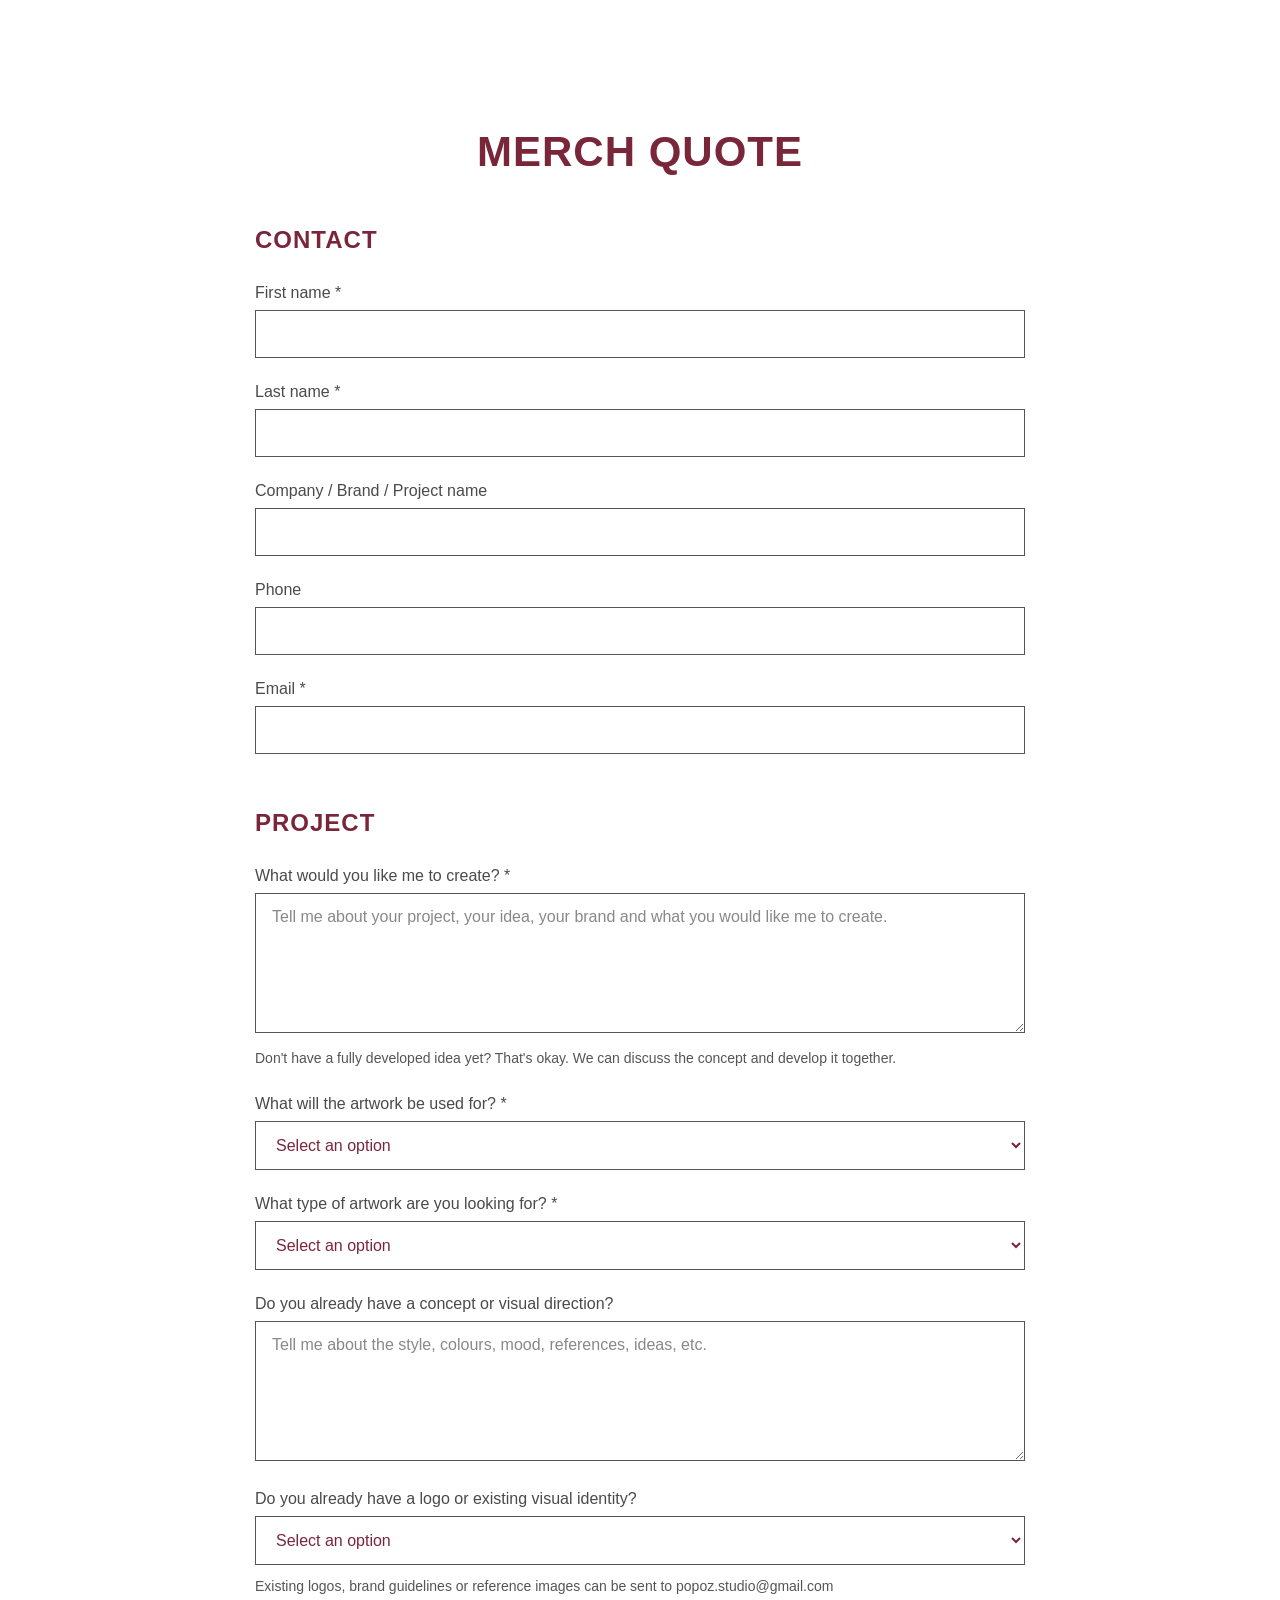
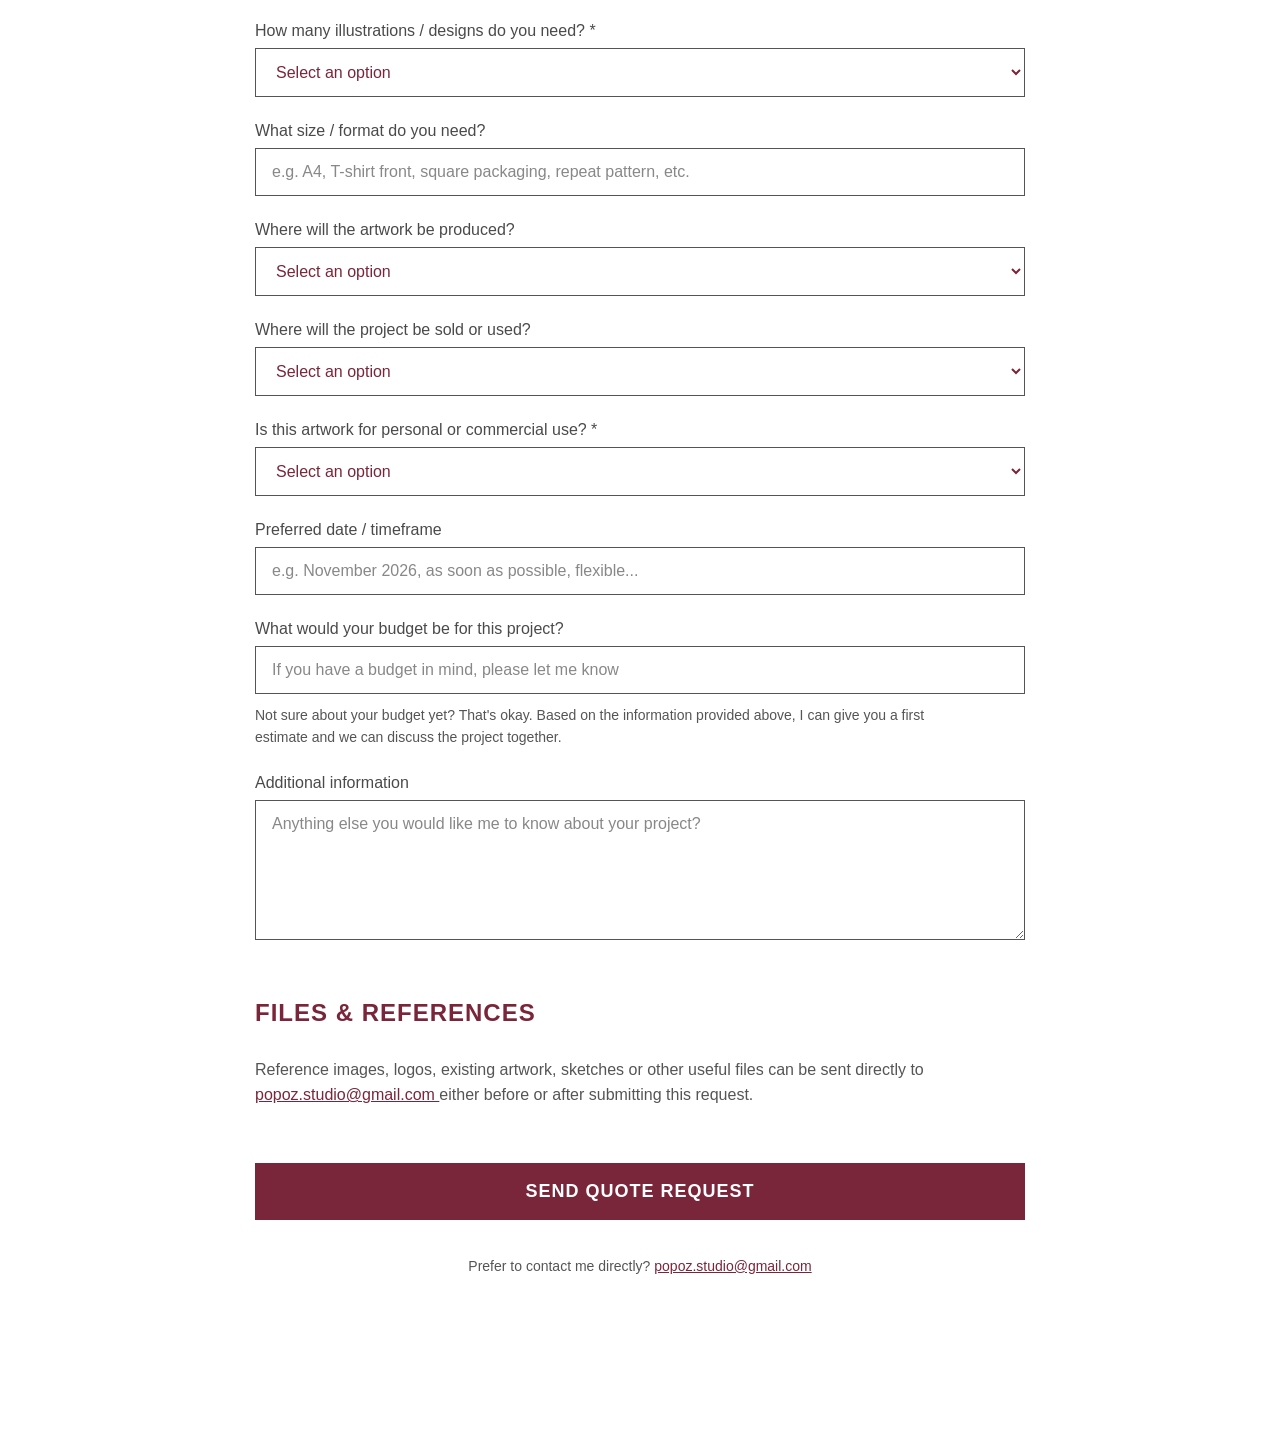
<file: quote-merch.html>
<!DOCTYPE html>
<html lang="en">

<head>
    <meta charset="UTF-8">
    <meta name="viewport" content="width=device-width, initial-scale=1.0">

    <title>POZ Studio - Merch Quote</title>

    <link rel="stylesheet" href="style2.css">
</head>

<body>

    <main class="quote-form">

        <h1>MERCH QUOTE</h1>

        <form action="https://api.web3forms.com/submit" method="POST">

            <!-- WEB3FORMS -->
            <input type="hidden" name="access_key" value="2c0c68a0-6d2b-47e1-a3a8-961e67a6c0bb">

            <input type="hidden" name="subject" value="POZ Studio - New Merch Quote">

            <input type="hidden" name="from_name" value="POZ Studio Website">

            <!-- =========================
                 CONTACT
            ========================== -->

            <section>

                <h2>CONTACT</h2>

                <label for="first-name">First name *</label>
                <input
                    type="text"
                    id="first-name"
                    name="First name"
                    required
                >

                <label for="last-name">Last name *</label>
                <input
                    type="text"
                    id="last-name"
                    name="Last name"
                    required
                >

                <label for="company">Company / Brand / Project name</label>
                <input
                    type="text"
                    id="company"
                    name="Company / Brand / Project name"
                >

                <label for="phone">Phone</label>
                <input
                    type="tel"
                    id="phone"
                    name="Phone"
                >

                <label for="email">Email *</label>
                <input
                    type="email"
                    id="email"
                    name="Email"
                    required
                >

            </section>


            <!-- =========================
                 PROJECT
            ========================== -->

            <section>

                <h2>PROJECT</h2>

                <label for="project">
                    What would you like me to create? *
                </label>

                <textarea
                    id="project"
                    name="What would you like me to create?"
                    placeholder="Tell me about your project, your idea, your brand and what you would like me to create."
                    required
                ></textarea>

                <p class="form-help">
                    Don't have a fully developed idea yet? That's okay.
                    We can discuss the concept and develop it together.
                </p>


                <label for="artwork-use">
                    What will the artwork be used for? *
                </label>

                <select
                    id="artwork-use"
                    name="Artwork use"
                    required
                >
                    <option value="" disabled selected>
                        Select an option
                    </option>

                    <option>T-shirts / Clothing</option>
                    <option>Packaging</option>
                    <option>Fabric / Textile patterns</option>
                    <option>Posters / Prints</option>
                    <option>Album / Music artwork</option>
                    <option>Merchandise for a band or artist</option>
                    <option>Stickers</option>
                    <option>Labels</option>
                    <option>Products / Objects</option>
                    <option>Social media / Promotional material</option>
                    <option>Other</option>
                </select>


                <label for="artwork-type">
                    What type of artwork are you looking for? *
                </label>

                <select
                    id="artwork-type"
                    name="Type of artwork"
                    required
                >
                    <option value="" disabled selected>
                        Select an option
                    </option>

                    <option>Illustration</option>
                    <option>Pattern / Repeating pattern</option>
                    <option>Character / Mascot</option>
                    <option>Graphic design</option>
                    <option>Hand-drawn lettering</option>
                    <option>Logo / Visual element</option>
                    <option>Illustration + Typography</option>
                    <option>Other</option>
                </select>


                <label for="visual-direction">
                    Do you already have a concept or visual direction?
                </label>

                <textarea
                    id="visual-direction"
                    name="Concept or visual direction"
                    placeholder="Tell me about the style, colours, mood, references, ideas, etc."
                ></textarea>


                <label for="existing-identity">
                    Do you already have a logo or existing visual identity?
                </label>

                <select
                    id="existing-identity"
                    name="Existing logo or visual identity"
                >
                    <option value="" disabled selected>
                        Select an option
                    </option>

                    <option>Yes</option>
                    <option>No</option>
                    <option>I'm not sure</option>
                </select>

                <p class="form-help">
                    Existing logos, brand guidelines or reference images
                    can be sent to popoz.studio@gmail.com
                </p>


                <label for="quantity">
                    How many illustrations / designs do you need? *
                </label>

                <select
                    id="quantity"
                    name="Number of illustrations / designs"
                    required
                >
                    <option value="" disabled selected>
                        Select an option
                    </option>

                    <option>One illustration</option>
                    <option>A small collection</option>
                    <option>Several designs</option>
                    <option>An ongoing project</option>
                    <option>I'm not sure yet</option>
                </select>


                <label for="size-format">
                    What size / format do you need?
                </label>

                <input
                    type="text"
                    id="size-format"
                    name="Size / Format"
                    placeholder="e.g. A4, T-shirt front, square packaging, repeat pattern, etc."
                >


                <label for="production">
                    Where will the artwork be produced?
                </label>

                <select
                    id="production"
                    name="Production method"
                >
                    <option value="" disabled selected>
                        Select an option
                    </option>

                    <option>Printed</option>
                    <option>Embroidered</option>
                    <option>Screen printed</option>
                    <option>Digitally printed</option>
                    <option>I'm not sure</option>
                    <option>Other</option>
                </select>


                <label for="project-use">
                    Where will the project be sold or used?
                </label>

                <select
                    id="project-use"
                    name="Where project will be sold or used"
                >
                    <option value="" disabled selected>
                        Select an option
                    </option>

                    <option>Personal / Private project</option>
                    <option>Small business</option>
                    <option>Brand / Commercial product</option>
                    <option>Music / Artist merchandise</option>
                    <option>Event / Festival</option>
                    <option>Other</option>
                </select>


                <label for="usage-rights">
                    Is this artwork for personal or commercial use? *
                </label>

                <select
                    id="usage-rights"
                    name="Personal or commercial use"
                    required
                >
                    <option value="" disabled selected>
                        Select an option
                    </option>

                    <option>Personal use</option>
                    <option>Commercial use</option>
                    <option>Both</option>
                    <option>I'm not sure</option>
                </select>


                <label for="date">
                    Preferred date / timeframe
                </label>

                <input
                    type="text"
                    id="date"
                    name="Preferred date / timeframe"
                    placeholder="e.g. November 2026, as soon as possible, flexible..."
                >


                <label for="budget">
                    What would your budget be for this project?
                </label>

                <input
                    type="text"
                    id="budget"
                    name="Budget"
                    placeholder="If you have a budget in mind, please let me know"
                >

                <p class="form-help">
                    Not sure about your budget yet? That's okay.
                    Based on the information provided above, I can give you
                    a first estimate and we can discuss the project together.
                </p>


                <label for="additional">
                    Additional information
                </label>

                <textarea
                    id="additional"
                    name="Additional information"
                    placeholder="Anything else you would like me to know about your project?"
                ></textarea>

            </section>


            <!-- =========================
                 FILES / REFERENCES
            ========================== -->

            <section>

                <h2>FILES &amp; REFERENCES</h2>

                <p>
                    Reference images, logos, existing artwork, sketches or
                    other useful files can be sent directly to
                    <a href="mailto:popoz.studio@gmail.com">
                        popoz.studio@gmail.com
                    </a>
                    either before or after submitting this request.
                </p>

            </section>


            <!-- =========================
                 SEND
            ========================== -->

            <section>

                <button type="submit">
                    SEND QUOTE REQUEST
                </button>

                <p class="direct-contact">
                    Prefer to contact me directly?
                    <a href="mailto:popoz.studio@gmail.com">
                        popoz.studio@gmail.com
                    </a>
                </p>

            </section>

        </form>

    </main>

</body>

</html>
</file>
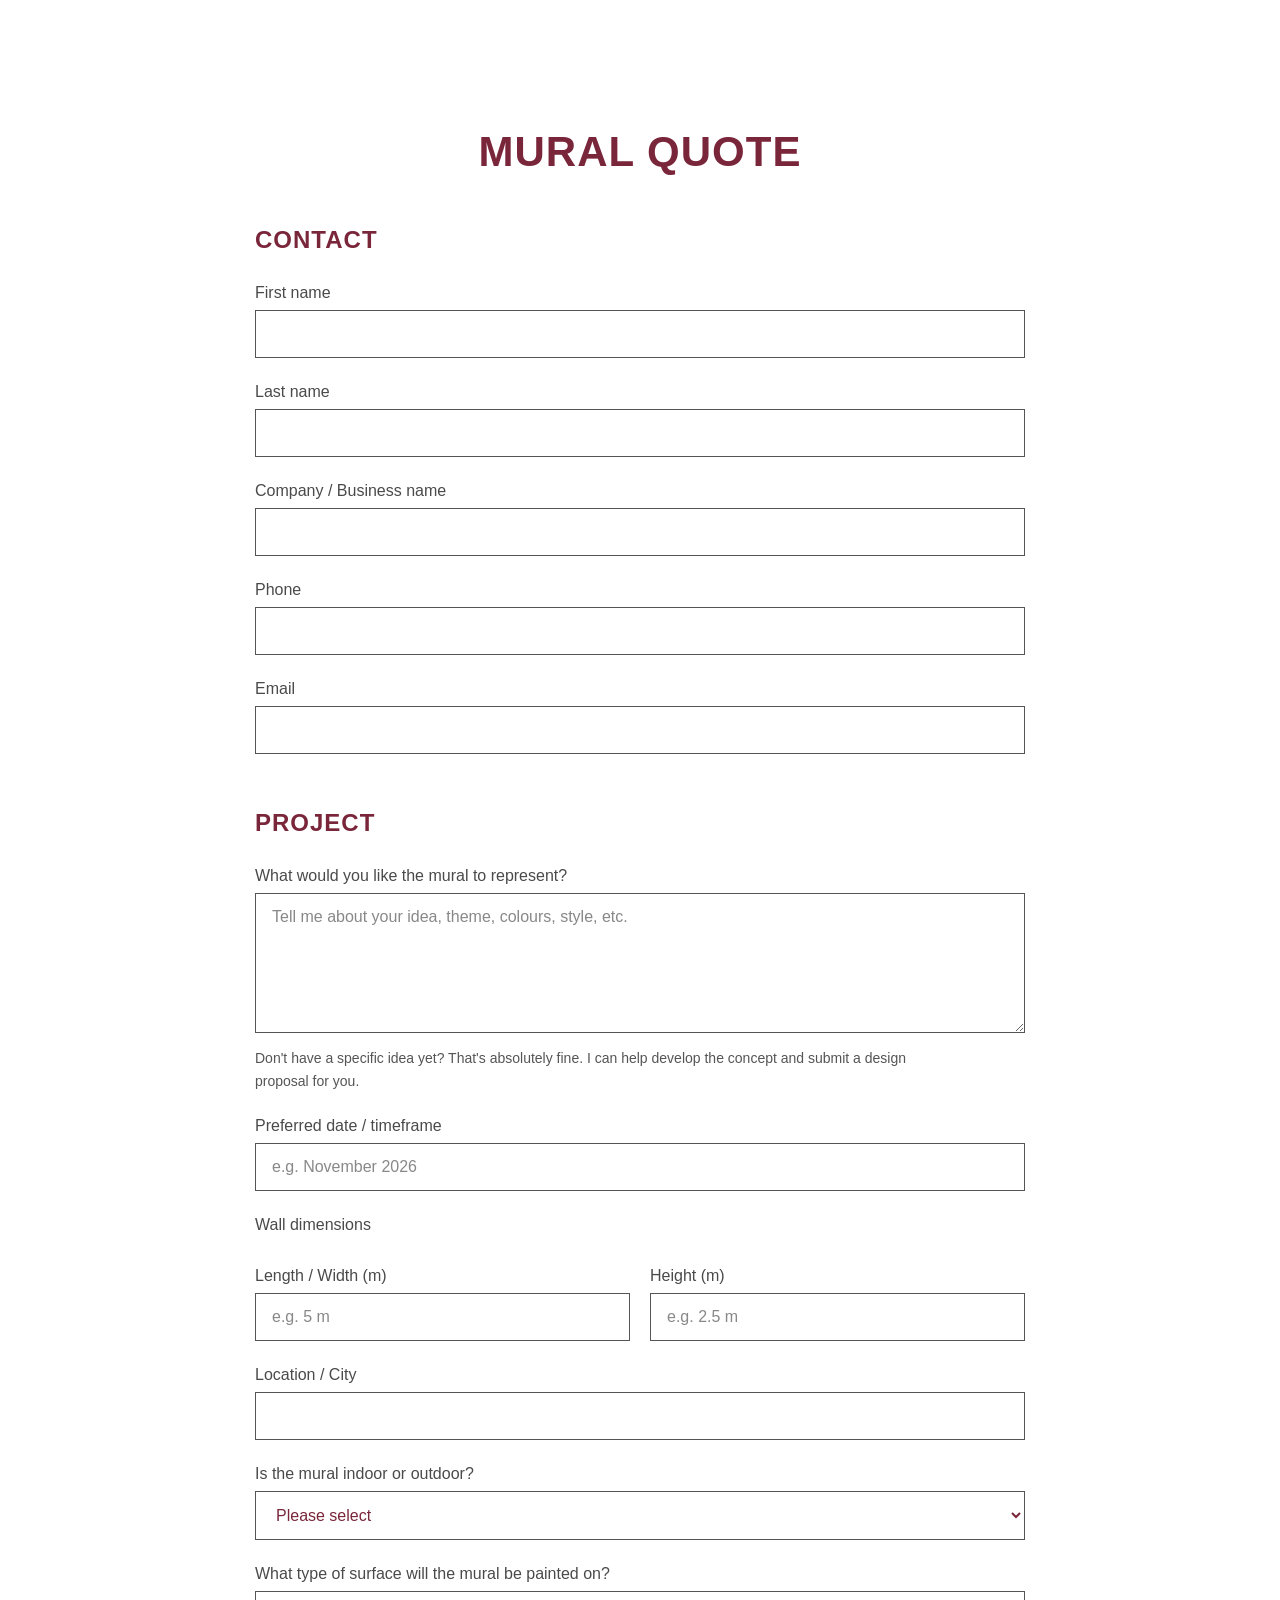
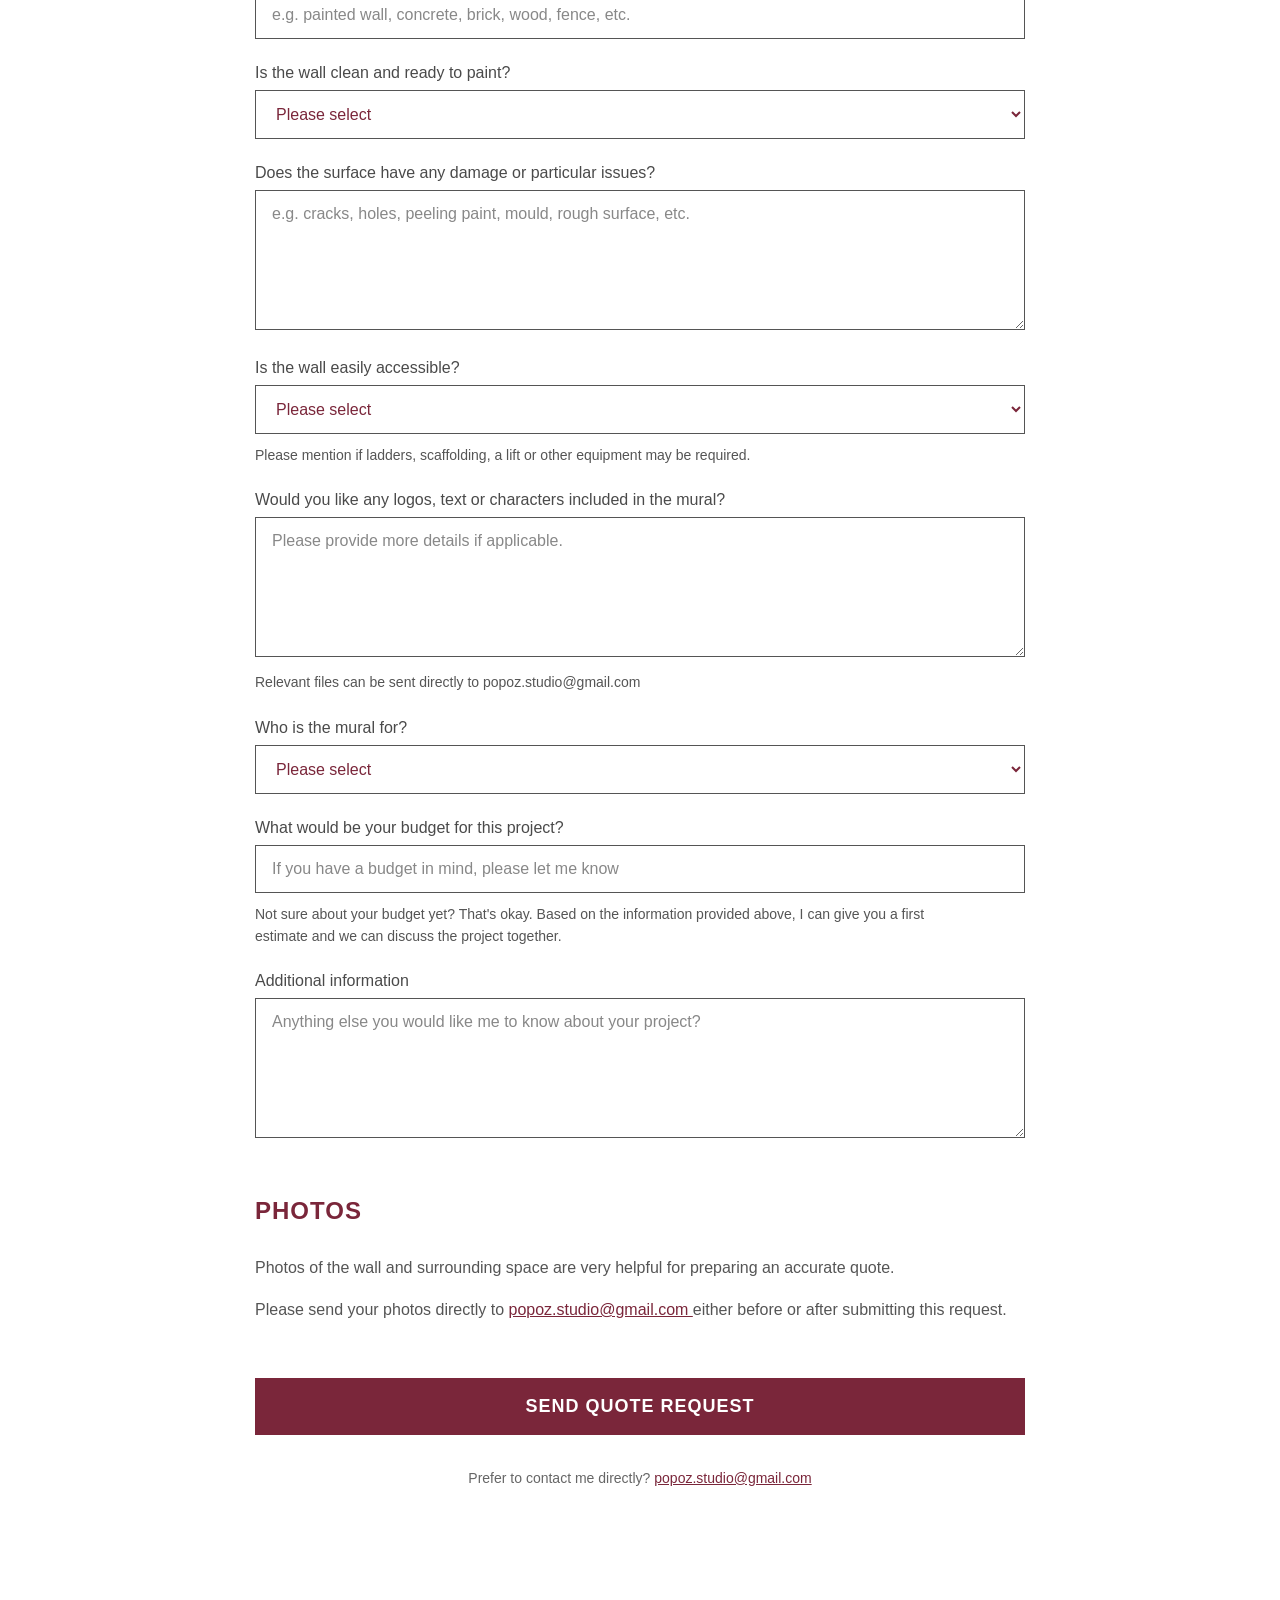
<file: quote-mural.html>
<!DOCTYPE html>
<html lang="en">

<head>
    <meta charset="UTF-8">
    <meta name="viewport" content="width=device-width, initial-scale=1.0">

    <title>Quote Mural | POZ Studio</title>

    <link rel="stylesheet" href="style2.css">
</head>

<body>

    <main class="quote-form">

        <h1>MURAL QUOTE</h1>

        <form action="https://api.web3forms.com/submit" method="POST">

            <!-- Web3Forms -->
            <input type="hidden" name="access_key" value="2c0c68a0-6d2b-47e1-a3a8-961e67a6c0bb">

            <input type="hidden" name="subject" value="POZ Studio - New Mural Quote">

            <input type="hidden" name="from_name" value="POZ Studio Website">


            <!-- CONTACT -->

            <section>

                <h2>CONTACT</h2>

                <label for="first-name">First name</label>

                <input
                    type="text"
                    id="first-name"
                    name="First name"
                    required
                >


                <label for="last-name">Last name</label>

                <input
                    type="text"
                    id="last-name"
                    name="Last name"
                    required
                >


                <label for="company">Company / Business name</label>

                <input
                    type="text"
                    id="company"
                    name="Company / Business name"
                >


                <label for="phone">Phone</label>

                <input
                    type="tel"
                    id="phone"
                    name="Phone"
                    required
                >


                <label for="email">Email</label>

                <input
                    type="email"
                    id="email"
                    name="Email"
                    required
                >

            </section>


            <!-- PROJECT -->

            <section>

                <h2>PROJECT</h2>


                <!-- MURAL IDEA -->

                <label for="mural-idea">
                    What would you like the mural to represent?
                </label>

                <textarea
                    id="mural-idea"
                    name="Mural idea"
                    rows="6"
                    placeholder="Tell me about your idea, theme, colours, style, etc."
                    required
                ></textarea>

                <p class="form-help">
                    Don't have a specific idea yet? That's absolutely fine.
                    I can help develop the concept and submit a design proposal for you.
                </p>


                <!-- DATE -->

                <label for="date">
                    Preferred date / timeframe
                </label>

                <input
                    type="text"
                    id="date"
                    name="Preferred date / timeframe"
                    placeholder="e.g. November 2026"
                >


                <!-- DIMENSIONS -->

                <label>
                    Wall dimensions
                </label>

                <div class="dimensions">

                    <div>

                        <label for="length">
                            Length / Width (m)
                        </label>

                        <input
                            type="text"
                            id="length"
                            name="Wall length / width"
                            placeholder="e.g. 5 m"
                        >

                    </div>


                    <div>

                        <label for="height">
                            Height (m)
                        </label>

                        <input
                            type="text"
                            id="height"
                            name="Wall height"
                            placeholder="e.g. 2.5 m"
                        >

                    </div>

                </div>


                <!-- LOCATION -->

                <label for="location">
                    Location / City
                </label>

                <input
                    type="text"
                    id="location"
                    name="Location / City"
                    required
                >


                <!-- INDOOR / OUTDOOR -->

                <label for="environment">
                    Is the mural indoor or outdoor?
                </label>

                <select
                    id="environment"
                    name="Indoor or Outdoor"
                    required
                >

                    <option value="">
                        Please select
                    </option>

                    <option value="Indoor">
                        Indoor
                    </option>

                    <option value="Outdoor">
                        Outdoor
                    </option>

                </select>


                <!-- SURFACE TYPE -->

                <label for="surface-type">
                    What type of surface will the mural be painted on?
                </label>

                <input
                    type="text"
                    id="surface-type"
                    name="Surface type"
                    placeholder="e.g. painted wall, concrete, brick, wood, fence, etc."
                >


                <!-- WALL CONDITION -->

                <label for="wall-ready">
                    Is the wall clean and ready to paint?
                </label>

                <select
                    id="wall-ready"
                    name="Is the wall clean and ready to paint?"
                    required
                >

                    <option value="">
                        Please select
                    </option>

                    <option value="Yes">
                        Yes
                    </option>

                    <option value="No">
                        No
                    </option>

                    <option value="I'm not sure">
                        I'm not sure
                    </option>

                </select>


                <!-- SURFACE ISSUES -->

                <label for="surface-issues">
                    Does the surface have any damage or particular issues?
                </label>

                <textarea
                    id="surface-issues"
                    name="Surface damage or issues"
                    rows="4"
                    placeholder="e.g. cracks, holes, peeling paint, mould, rough surface, etc."
                ></textarea>


                <!-- ACCESSIBILITY -->

                <label for="accessibility">
                    Is the wall easily accessible?
                </label>

                <select
                    id="accessibility"
                    name="Wall accessibility"
                >

                    <option value="">
                        Please select
                    </option>

                    <option value="Easy access">
                        Easy access
                    </option>

                    <option value="Ladder needed">
                        Ladder needed
                    </option>

                    <option value="Scaffolding or lift may be needed">
                        Scaffolding or lift may be needed
                    </option>

                    <option value="I'm not sure">
                        I'm not sure
                    </option>

                </select>

                <p class="form-help">
                    Please mention if ladders, scaffolding, a lift or other equipment
                    may be required.
                </p>


                <!-- LOGOS / EXISTING ARTWORK -->

                <label for="existing-artwork">
                    Would you like any logos, text or characters included in the mural?
                </label>

                <textarea
                    id="existing-artwork"
                    name="Logos, text or existing artwork"
                    rows="4"
                    placeholder="Please provide more details if applicable."
                ></textarea>

                <p class="form-help">
                    Relevant files can be sent directly to
                    popoz.studio@gmail.com
                </p>


                <!-- MURAL FOR -->

                <label for="mural-for">
                    Who is the mural for?
                </label>

                <select
                    id="mural-for"
                    name="Who is the mural for?"
                >

                    <option value="">
                        Please select
                    </option>

                    <option value="Private home">
                        Private home
                    </option>

                    <option value="Business">
                        Business
                    </option>

                    <option value="Hospitality venue">
                        Hospitality venue
                    </option>

                    <option value="Public space">
                        Public space
                    </option>

                    <option value="Other">
                        Other
                    </option>

                </select>


                <!-- BUDGET -->

                <label for="budget">
                    What would be your budget for this project?
                </label>

                <input
                    type="text"
                    id="budget"
                    name="Budget"
                    placeholder="If you have a budget in mind, please let me know"
                >

                <p class="form-help">
                    Not sure about your budget yet? That's okay.
                    Based on the information provided above, I can give you
                    a first estimate and we can discuss the project together.
                </p>


                <!-- ADDITIONAL INFORMATION -->

                <label for="additional-info">
                    Additional information
                </label>

                <textarea
                    id="additional-info"
                    name="Additional information"
                    rows="5"
                    placeholder="Anything else you would like me to know about your project?"
                ></textarea>

            </section>


            <!-- PHOTOS -->

            <section>

                <h2>PHOTOS</h2>

                <p>
                    Photos of the wall and surrounding space are very helpful
                    for preparing an accurate quote.
                </p>

                <p>
                    Please send your photos directly to
                    <a href="mailto:popoz.studio@gmail.com">
                        popoz.studio@gmail.com
                    </a>
                    either before or after submitting this request.
                </p>

            </section>


            <!-- SEND -->

            <button type="submit">
                SEND QUOTE REQUEST
            </button>

        </form>


        <!-- DIRECT CONTACT -->

        <p class="direct-contact">

            Prefer to contact me directly?

            <a href="mailto:popoz.studio@gmail.com">
                popoz.studio@gmail.com
            </a>

        </p>


    </main>

</body>

</html>
</file>
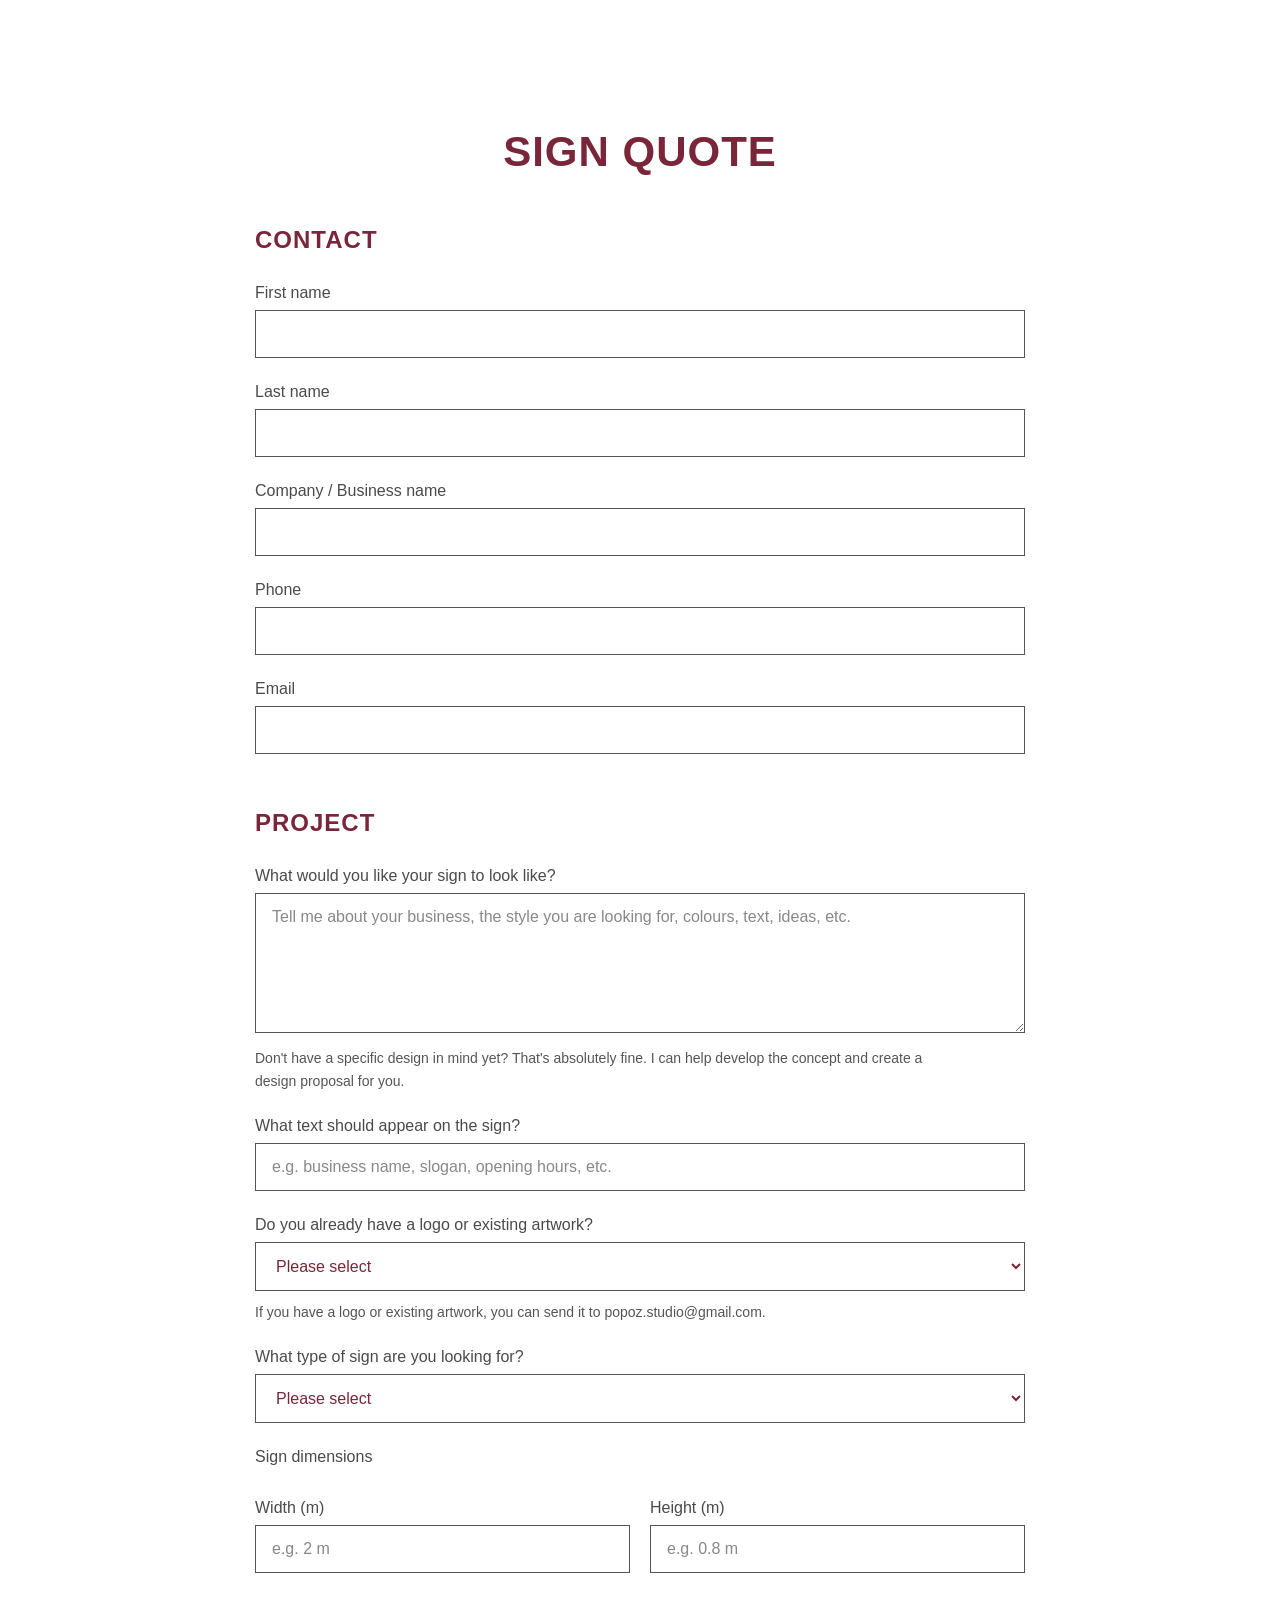
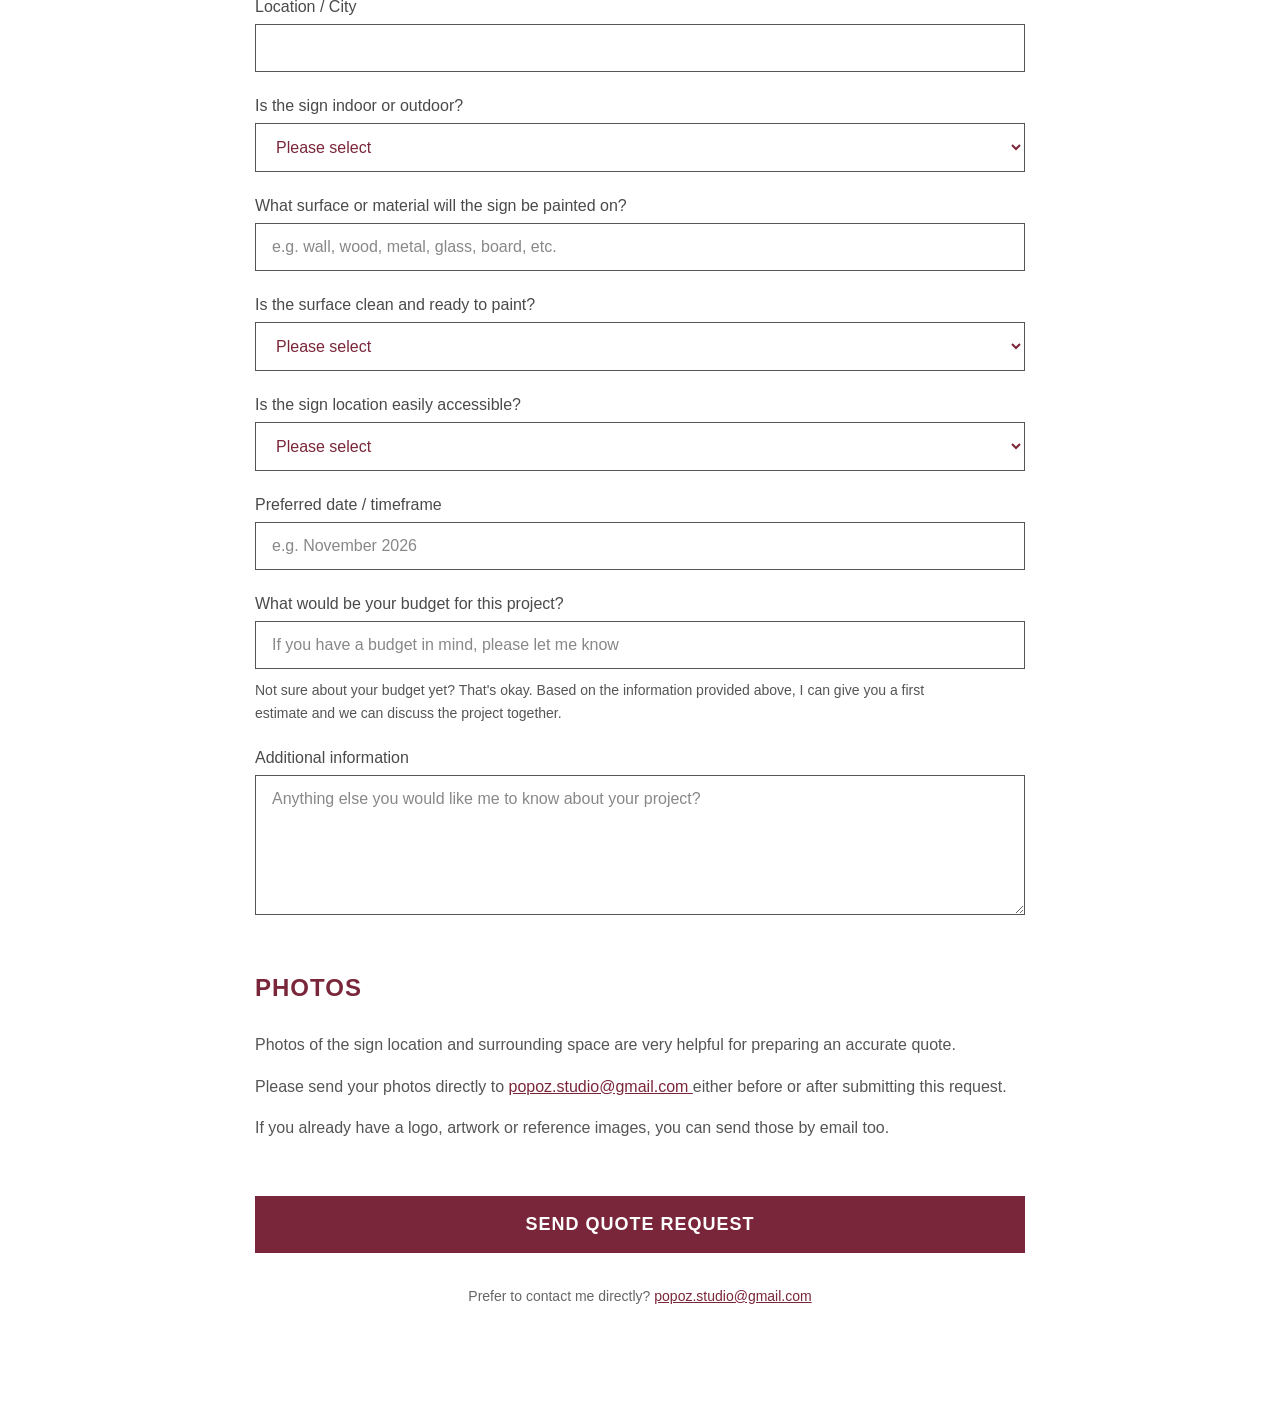
<file: quote-sign.html>
<!DOCTYPE html>
<html lang="en">

<head>
    <meta charset="UTF-8">
    <meta name="viewport" content="width=device-width, initial-scale=1.0">

    <title>Quote Sign | POZ Studio</title>

    <link rel="stylesheet" href="style2.css">
</head>

<body>

    <main class="quote-form">

        <h1>SIGN QUOTE</h1>

        <form action="https://api.web3forms.com/submit" method="POST">

            <!-- Web3Forms -->
            <input type="hidden" name="access_key" value="2c0c68a0-6d2b-47e1-a3a8-961e67a6c0bb">

            <input type="hidden" name="subject" value="POZ Studio - New Sign Quote">

            <input type="hidden" name="from_name" value="POZ Studio Website">


            <!-- CONTACT -->

            <section>

                <h2>CONTACT</h2>

                <label for="first-name">First name</label>

                <input
                    type="text"
                    id="first-name"
                    name="First name"
                    required
                >


                <label for="last-name">Last name</label>

                <input
                    type="text"
                    id="last-name"
                    name="Last name"
                    required
                >


                <label for="company">Company / Business name</label>

                <input
                    type="text"
                    id="company"
                    name="Company / Business name"
                >


                <label for="phone">Phone</label>

                <input
                    type="tel"
                    id="phone"
                    name="Phone"
                    required
                >


                <label for="email">Email</label>

                <input
                    type="email"
                    id="email"
                    name="Email"
                    required
                >

            </section>


            <!-- PROJECT -->

            <section>

                <h2>PROJECT</h2>


                <!-- SIGN IDEA -->

                <label for="sign-idea">
                    What would you like your sign to look like?
                </label>

                <textarea
                    id="sign-idea"
                    name="Sign idea"
                    rows="6"
                    placeholder="Tell me about your business, the style you are looking for, colours, text, ideas, etc."
                    required
                ></textarea>

                <p class="form-help">
                    Don't have a specific design in mind yet? That's absolutely fine.
                    I can help develop the concept and create a design proposal for you.
                </p>


                <!-- SIGN TEXT -->

                <label for="sign-text">
                    What text should appear on the sign?
                </label>

                <input
                    type="text"
                    id="sign-text"
                    name="Text on sign"
                    placeholder="e.g. business name, slogan, opening hours, etc."
                >


                <!-- LOGO -->

                <label for="logo">
                    Do you already have a logo or existing artwork?
                </label>

                <select
                    id="logo"
                    name="Existing logo or artwork"
                >

                    <option value="">
                        Please select
                    </option>

                    <option value="Yes">
                        Yes
                    </option>

                    <option value="No">
                        No
                    </option>

                    <option value="I'm not sure">
                        I'm not sure
                    </option>

                </select>

                <p class="form-help">
                    If you have a logo or existing artwork, you can send it to
                    popoz.studio@gmail.com.
                </p>


                <!-- SIGN TYPE -->

                <label for="sign-type">
                    What type of sign are you looking for?
                </label>

                <select
                    id="sign-type"
                    name="Sign type"
                >

                    <option value="">
                        Please select
                    </option>

                    <option value="Shop / business sign">
                        Shop / business sign
                    </option>

                    <option value="Hand-painted sign">
                        Hand-painted sign
                    </option>

                    <option value="Wall sign">
                        Wall sign
                    </option>

                    <option value="Window sign">
                        Window sign
                    </option>

                    <option value="Menu / board">
                        Menu / board
                    </option>

                    <option value="Other">
                        Other
                    </option>

                </select>


                <!-- SIZE -->

                <label>
                    Sign dimensions
                </label>

                <div class="dimensions">

                    <div>

                        <label for="width">
                            Width (m)
                        </label>

                        <input
                            type="text"
                            id="width"
                            name="Sign width"
                            placeholder="e.g. 2 m"
                        >

                    </div>


                    <div>

                        <label for="height">
                            Height (m)
                        </label>

                        <input
                            type="text"
                            id="height"
                            name="Sign height"
                            placeholder="e.g. 0.8 m"
                        >

                    </div>

                </div>


                <!-- LOCATION -->

                <label for="location">
                    Location / City
                </label>

                <input
                    type="text"
                    id="location"
                    name="Location / City"
                    required
                >


                <!-- INDOOR / OUTDOOR -->

                <label for="environment">
                    Is the sign indoor or outdoor?
                </label>

                <select
                    id="environment"
                    name="Indoor or Outdoor"
                    required
                >

                    <option value="">
                        Please select
                    </option>

                    <option value="Indoor">
                        Indoor
                    </option>

                    <option value="Outdoor">
                        Outdoor
                    </option>

                </select>


                <!-- SURFACE / MATERIAL -->

                <label for="surface">
                    What surface or material will the sign be painted on?
                </label>

                <input
                    type="text"
                    id="surface"
                    name="Surface or material"
                    placeholder="e.g. wall, wood, metal, glass, board, etc."
                >


                <!-- SURFACE CONDITION -->

                <label for="surface-condition">
                    Is the surface clean and ready to paint?
                </label>

                <select
                    id="surface-condition"
                    name="Surface condition"
                >

                    <option value="">
                        Please select
                    </option>

                    <option value="Yes">
                        Yes
                    </option>

                    <option value="No">
                        No
                    </option>

                    <option value="I'm not sure">
                        I'm not sure
                    </option>

                </select>


                <!-- ACCESSIBILITY -->

                <label for="accessibility">
                    Is the sign location easily accessible?
                </label>

                <select
                    id="accessibility"
                    name="Accessibility"
                >

                    <option value="">
                        Please select
                    </option>

                    <option value="Easy access">
                        Easy access
                    </option>

                    <option value="Ladder needed">
                        Ladder needed
                    </option>

                    <option value="Scaffolding or lift may be needed">
                        Scaffolding or lift may be needed
                    </option>

                    <option value="I'm not sure">
                        I'm not sure
                    </option>

                </select>


                <!-- DATE -->

                <label for="date">
                    Preferred date / timeframe
                </label>

                <input
                    type="text"
                    id="date"
                    name="Preferred date / timeframe"
                    placeholder="e.g. November 2026"
                >


                <!-- BUDGET -->

                <label for="budget">
                    What would be your budget for this project?
                </label>

                <input
                    type="text"
                    id="budget"
                    name="Budget"
                    placeholder="If you have a budget in mind, please let me know"
                >

                <p class="form-help">
                    Not sure about your budget yet? That's okay.
                    Based on the information provided above, I can give you
                    a first estimate and we can discuss the project together.
                </p>


                <!-- ADDITIONAL INFORMATION -->

                <label for="additional-info">
                    Additional information
                </label>

                <textarea
                    id="additional-info"
                    name="Additional information"
                    rows="5"
                    placeholder="Anything else you would like me to know about your project?"
                ></textarea>

            </section>


            <!-- PHOTOS -->

            <section>

                <h2>PHOTOS</h2>

                <p>
                    Photos of the sign location and surrounding space are very helpful
                    for preparing an accurate quote.
                </p>

                <p>
                    Please send your photos directly to
                    <a href="mailto:popoz.studio@gmail.com">
                        popoz.studio@gmail.com
                    </a>
                    either before or after submitting this request.
                </p>

                <p>
                    If you already have a logo, artwork or reference images,
                    you can send those by email too.
                </p>

            </section>


            <!-- SEND -->

            <button type="submit">
                SEND QUOTE REQUEST
            </button>

        </form>


        <!-- DIRECT CONTACT -->

        <p class="direct-contact">

            Prefer to contact me directly?

            <a href="mailto:popoz.studio@gmail.com">
                popoz.studio@gmail.com
            </a>

        </p>


    </main>

</body>

</html>
</file>
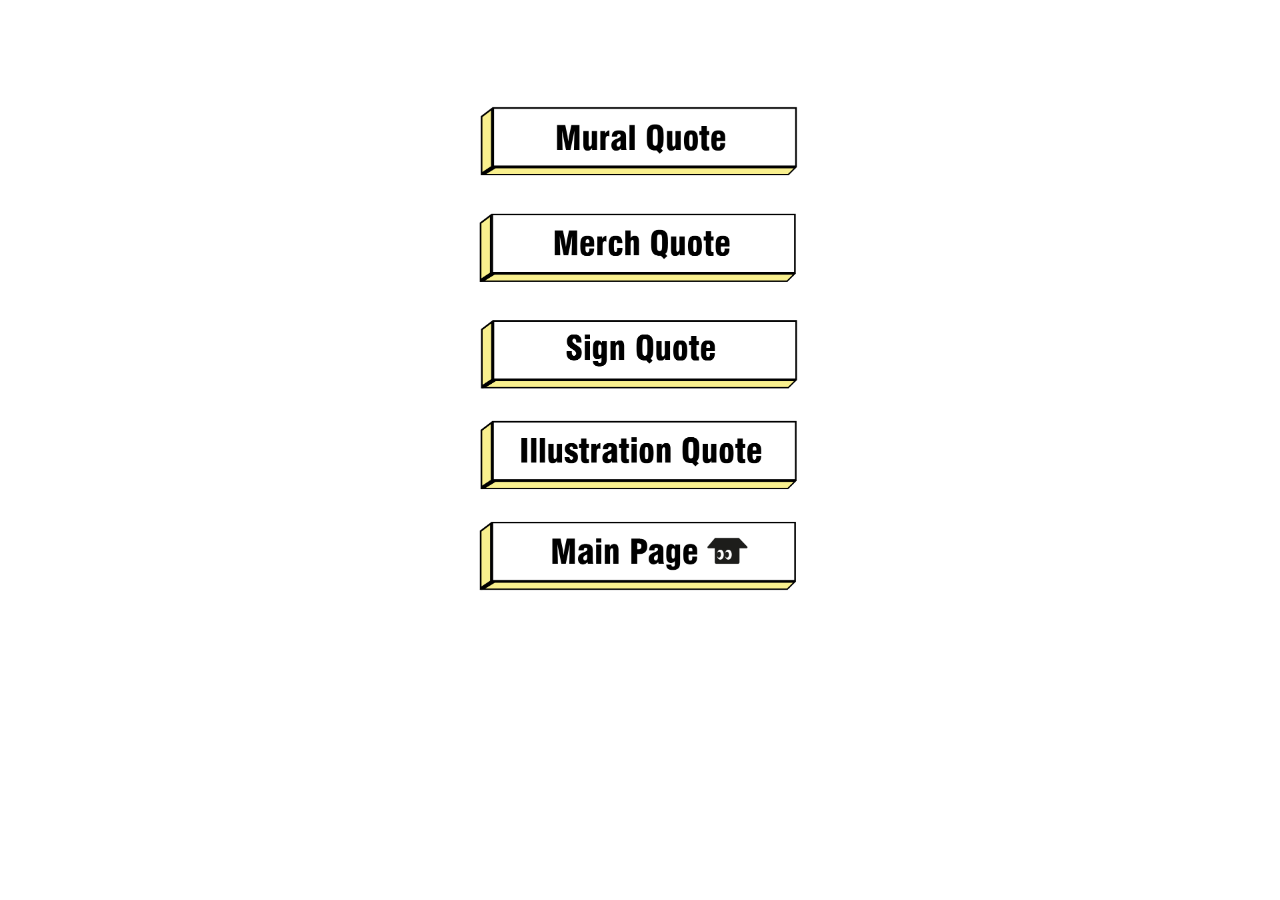
<file: quote.html>
<!DOCTYPE html>
<html lang="fr">
<head>
    <meta charset="UTF-8">
    <meta name="viewport" content="width=device-width, initial-scale=1.0">

    <title>POZ Studio</title>

    <link rel="icon" type="image/x-icon" href="favicon.ico">

    <link rel="stylesheet" href="style.css">
</head>

<body>

    

    <!-- =========================
         CORPS DU SITE
         ========================= -->

    <main>

        <div class="body-container">

            <img
                src="quote.png"
                alt="Body"
                class="body-image"
            >

            <!-- BOUTONS DU CORPS -->

            <a href="quote-mural.html" class="hotspot body-button-11">
                BUTTON 11
            </a>

            <a href="quote-merch.html" class="hotspot body-button-12">
                BUTTON 12
            </a>

            <a href="quote-sign.html" class="hotspot body-button-13">
                BUTTON 13
            </a>

            <a href="quote-illustration.html" class="hotspot body-button-14">
                BUTTON 14
            </a>

            <a href="index.html" class="hotspot body-button-15">
                BUTTON 15
            </a>

        </div>

    </main>

</body>
</html>
</file>
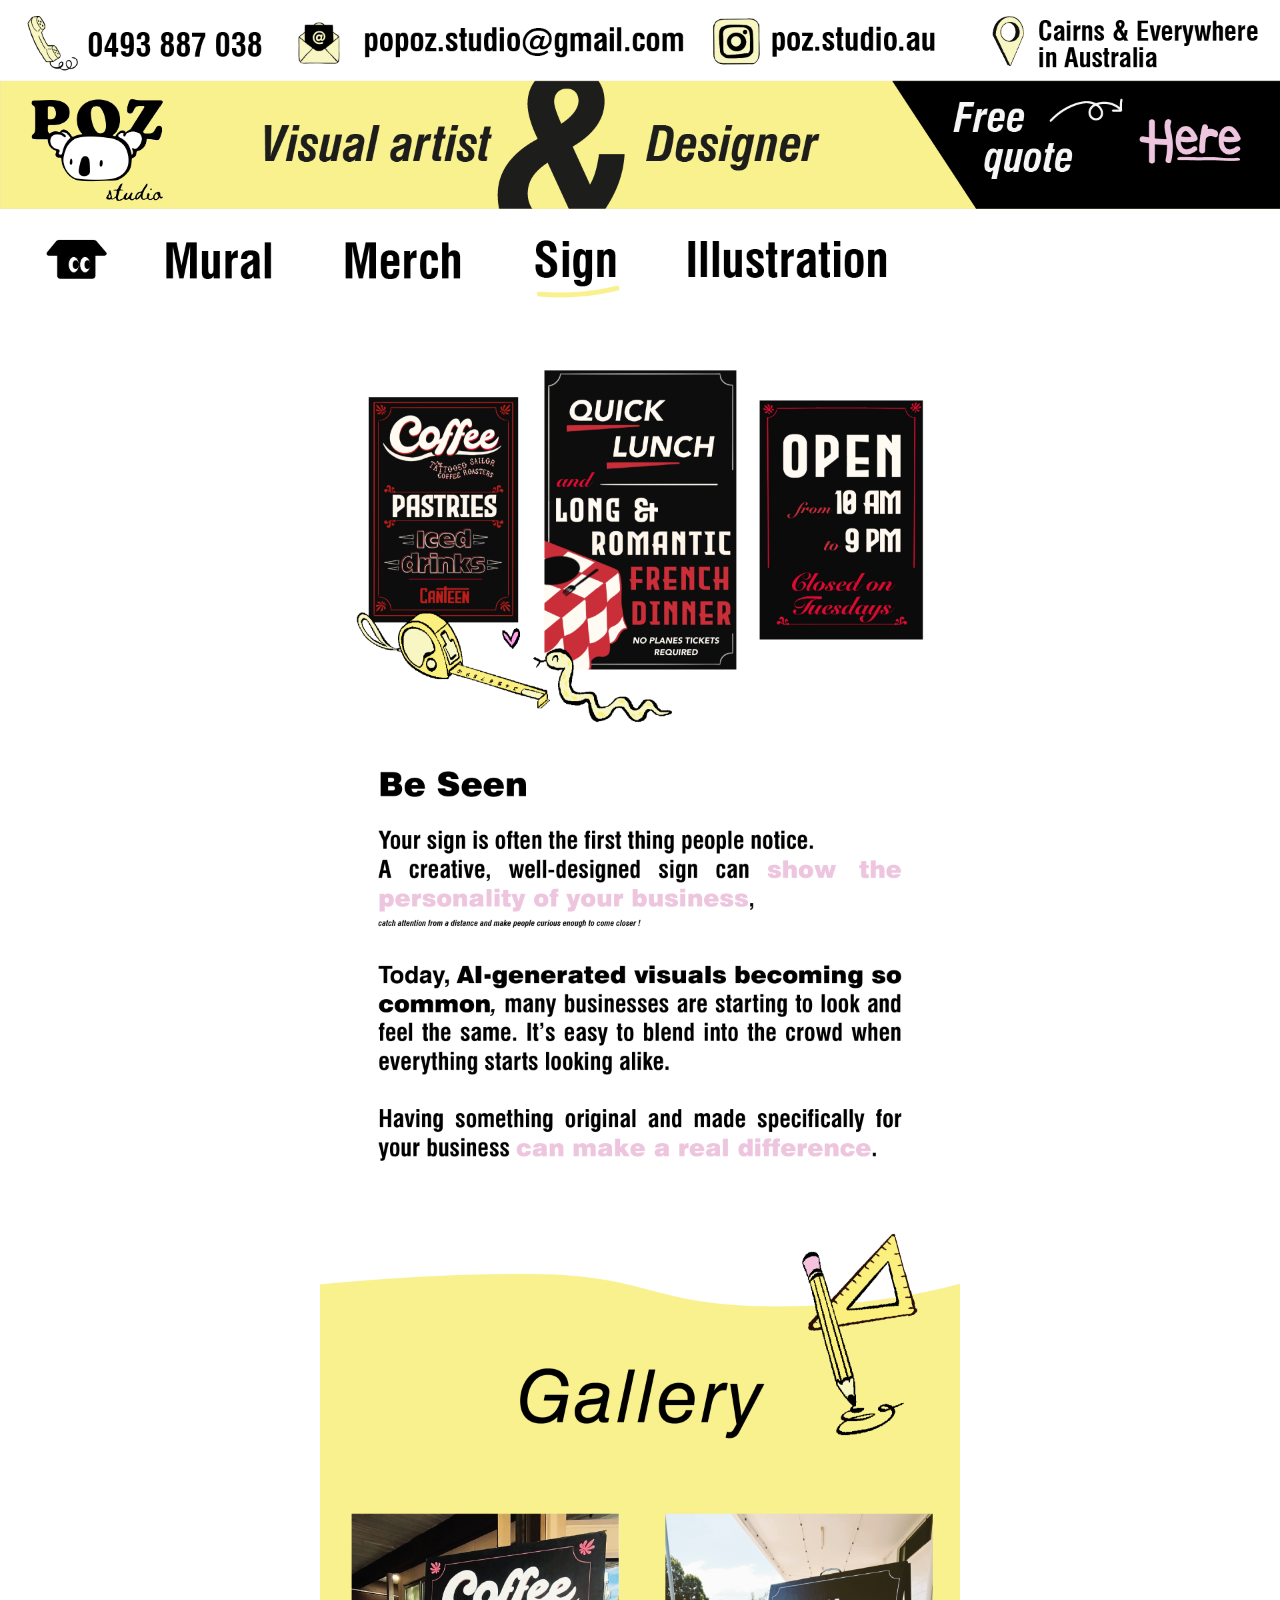
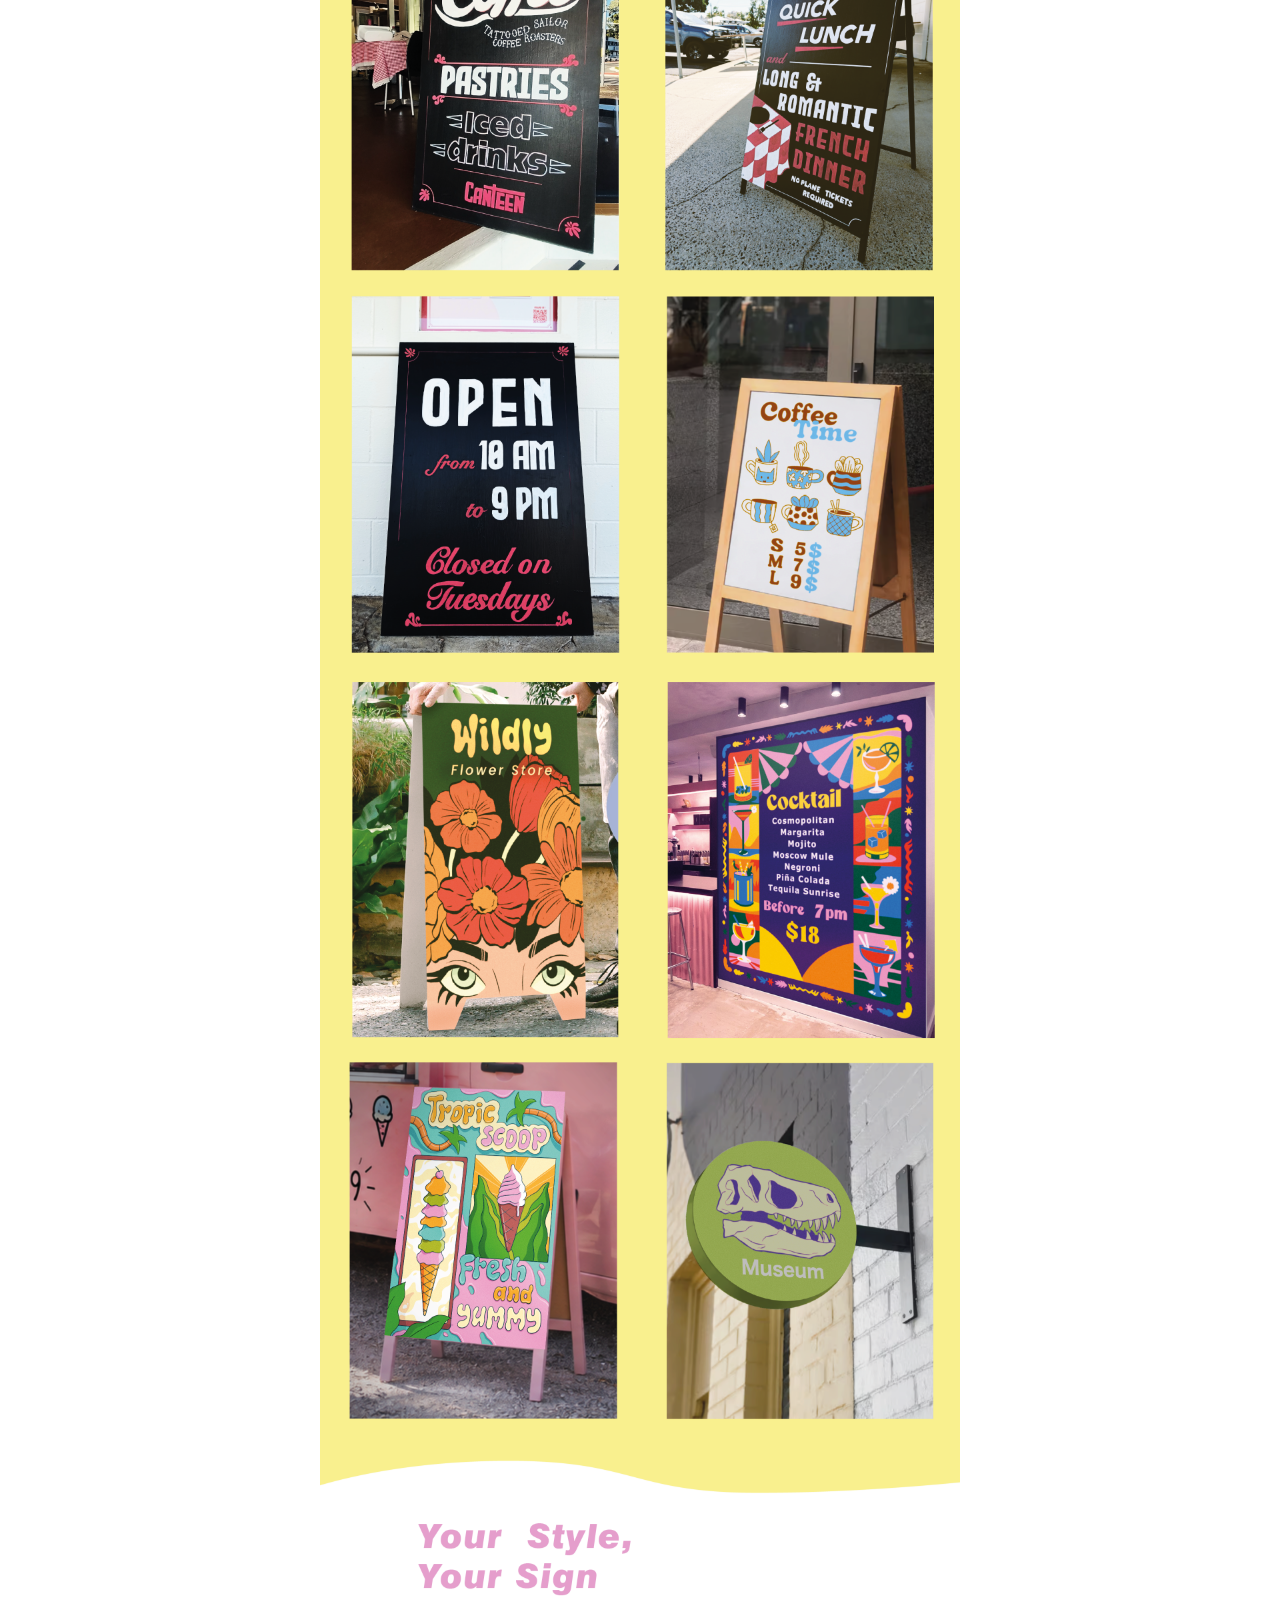
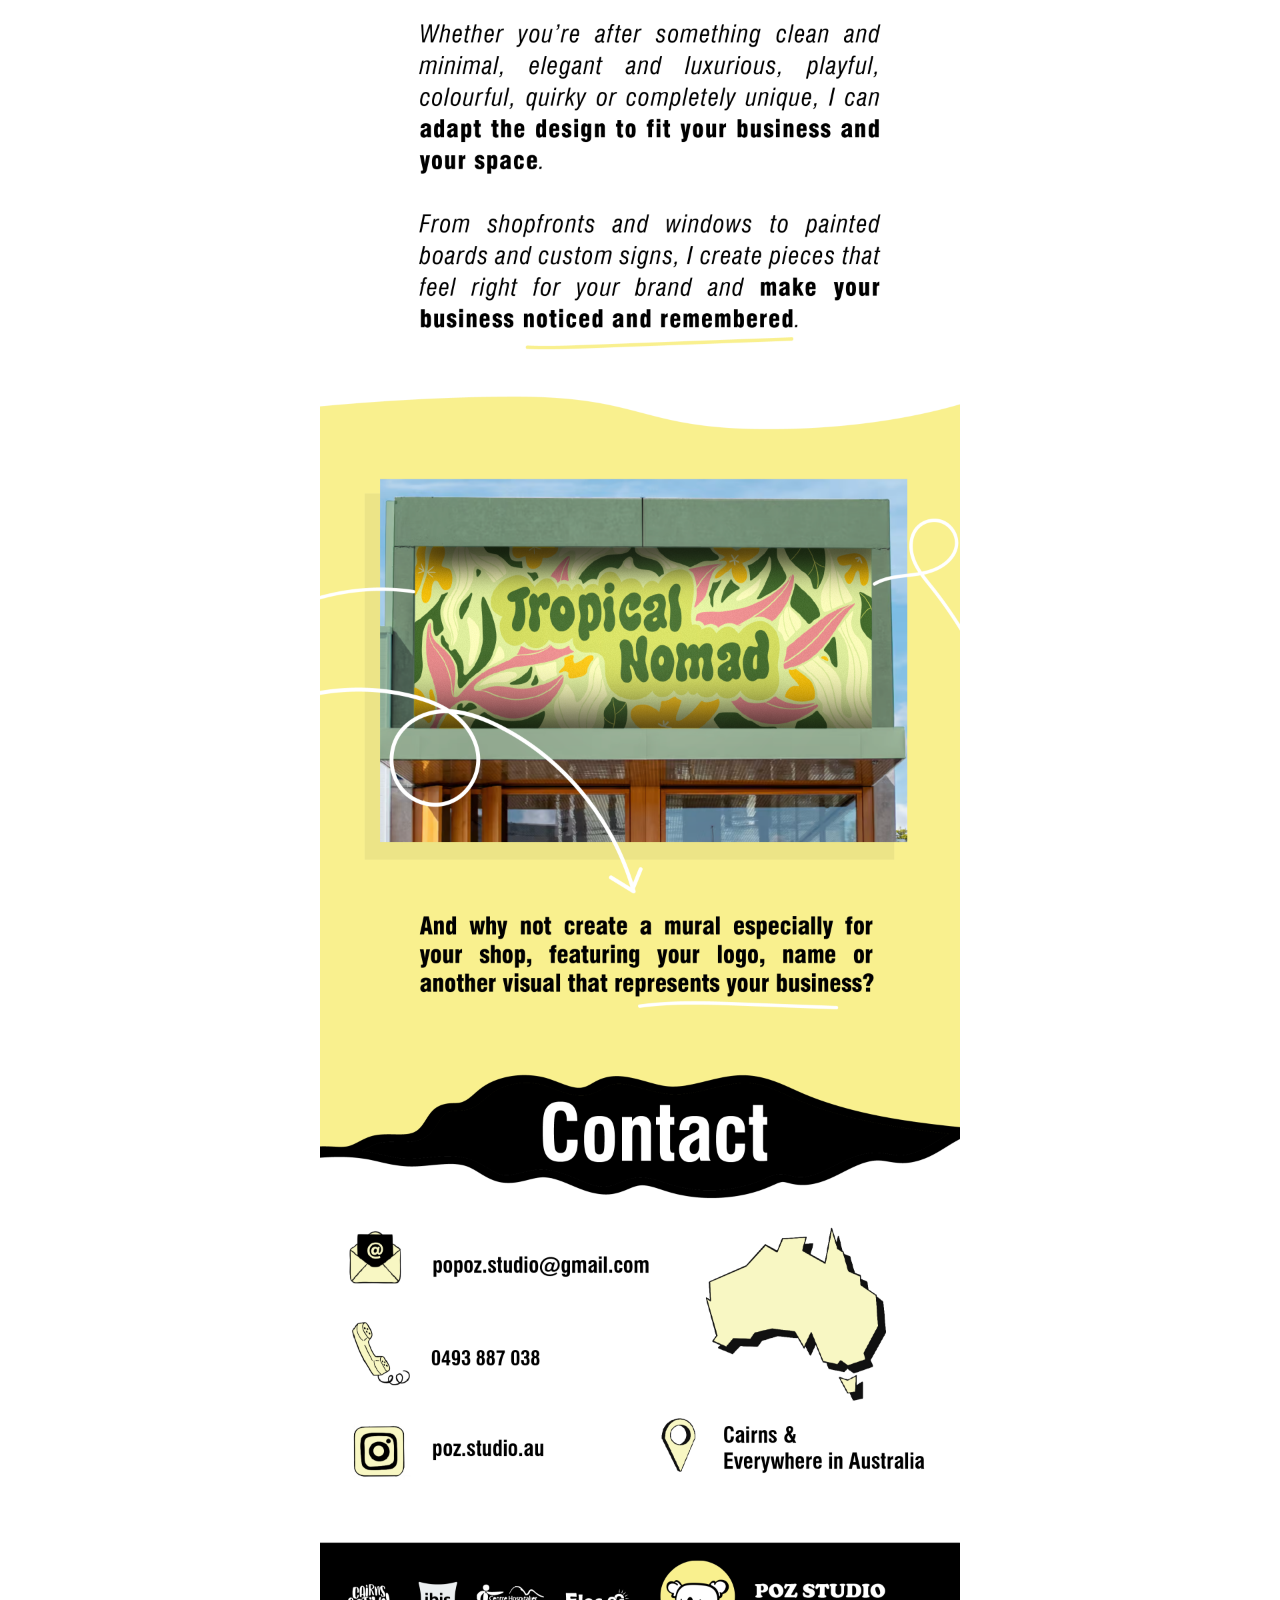
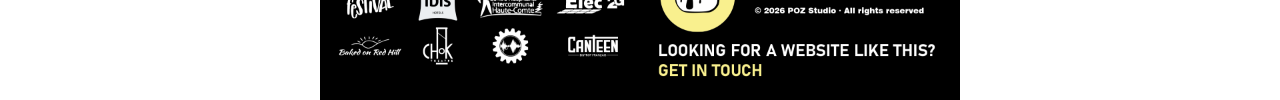
<file: sign.html>
<!DOCTYPE html>
<html lang="en-AU">
<head>
    <meta charset="UTF-8">
    <meta name="viewport" content="width=device-width, initial-scale=1.0">

    <title>Hand-Painted Signs & Signage | POZ Studio Cairns</title>

    <meta name="description" content="POZ Studio creates hand-painted signage and custom sign artwork for businesses, venues and creative projects in Cairns, Queensland and Australia.">
    <meta name="robots" content="index, follow, max-image-preview:large">
    <link rel="canonical" href="https://pozstudio.com.au/sign.html">
    <meta property="og:type" content="website">
    <meta property="og:site_name" content="POZ Studio">
    <meta property="og:title" content="Hand-Painted Signs & Signage | POZ Studio Cairns">
    <meta property="og:description" content="POZ Studio creates hand-painted signage and custom sign artwork for businesses, venues and creative projects in Cairns, Queensland and Australia.">
    <meta property="og:url" content="https://pozstudio.com.au/sign.html">
    <meta property="og:image" content="https://pozstudio.com.au/body.png">
    <meta name="twitter:card" content="summary_large_image">
    <meta name="twitter:title" content="Hand-Painted Signs & Signage | POZ Studio Cairns">
    <meta name="twitter:description" content="POZ Studio creates hand-painted signage and custom sign artwork for businesses, venues and creative projects in Cairns, Queensland and Australia.">
    <meta name="twitter:image" content="https://pozstudio.com.au/body.png">

    <link rel="icon" type="image/x-icon" href="favicon.ico">

    <link rel="stylesheet" href="style.css">
</head>

<body>

    <!-- =========================
         HEADER
         ========================= -->

    <header class="site-header">

        <img src="header-sign.png" alt="POZ Studio hand-painted signage">

        <!-- BOUTONS DU HEADER -->

        <a href="tel:+61493887038" class="hotspot header-button-1" aria-label="Call POZ Studio">
            BUTTON 1
        </a>

        <a href="https://www.instagram.com/poz.studio.au/" class="hotspot header-button-2" aria-label="Visit POZ Studio on Instagram">
            BUTTON 2
        </a>

        <a href="quote.html" class="hotspot header-button-3" aria-label="Request a quote">
            BUTTON 3
        </a>

        <a href="mailto:popoz.studio@gmail.com?subject=Contact&body=Hi%20Pauline%21" class="hotspot header-button-4" aria-label="Email POZ Studio">
            BUTTON 4
        </a>

        <a href="index.html" class="hotspot header-button-5" aria-label="Home">
            BUTTON 5
        </a>

        <a href="mural.html" class="hotspot header-button-6" aria-label="Murals">
            BUTTON 6
        </a>

        <a href="merch.html" class="hotspot header-button-7" aria-label="Merchandise">
            BUTTON 7
        </a>

        <a href="sign.html" class="hotspot header-button-8" aria-label="Signage">
            BUTTON 8
        </a>

        <a href="illustration.html" class="hotspot header-button-9" aria-label="Illustration">
            BUTTON 9
        </a>
<a href="index.html" class="hotspot header-button-10" aria-label="Home">
    BUTTON 10
</a>
    </header>


    <!-- =========================
         CORPS DU SITE
         ========================= -->

    <main>

        <div class="body-container">

            <img
                src="sign.png"
                alt="Hand-painted signage and sign artwork portfolio by POZ Studio"
                class="body-image"
            >

        </div>

    </main>

</body>
</html>
</file>
<file: style.css>
/* ========================================
   RESET
   ======================================== */

* {
    box-sizing: border-box;
}

html,
body {
    margin: 0;
    padding: 0;
}

body {
    background: white;
}


/* ========================================
   HEADER
   ======================================== */

.site-header {
    position: relative;
    width: 100%;
}

.site-header > img {
    display: block;
    width: 100%;
    height: auto;
}


/* ========================================
   CORPS DU SITE
   ======================================== */

.body-container {
    position: relative;

    width: 50%;
    max-width: 1920px;

    margin: 0 auto;
}

.body-image {
    display: block;

    width: 100%;
    height: auto;
}


/* ========================================
   GIF
   ======================================== */

.gif-container {
    position: relative;
}

.gif-image {
    display: block;

    width: 100%;
    height: auto;
}


/* ========================================
   BOUTONS
   ======================================== */

.hotspot {
    position: absolute;

    display: flex;
    align-items: center;
    justify-content: center;

    background: transparent;
    color: transparent;

    text-decoration: none;
    font-family: Arial, sans-serif;
    font-size: 14px;
    font-weight: bold;

    border: none;
outline: none;
-webkit-tap-highlight-color: transparent;

    cursor: pointer;

    z-index: 10;
}


/* ========================================
   BOUTONS DU HEADER
   ======================================== */

.header-button-1 {
    left: 2%;
    top: 5%;

    width: 20%;
    height: 20%;
}


.header-button-2 {
    left: 55%;
    top: 5%;

    width: 20%;
    height: 20%;
}


.header-button-3 {
    left: 79.5%;
    top: 27%;

    width: 20%;
    height: 39%;
}


.header-button-4 {
    left: 23%;
    top: 5%;

    width: 31%;
    height: 20%;
}


.header-button-5 {
    left: 2%;
    top: 27%;

    width: 20%;
    height: 39%;
}


.header-button-6 {
    left: 9%;
    top: 70%;

    width: 12.5%;
    height: 25%;
}


.header-button-7 {
    left: 21.5%;
    top: 70%;

    width: 15%;
    height: 25%;
}


.header-button-8 {
    left: 36.5%;
    top: 70%;

    width: 14%;
    height: 25%;
}


.header-button-9 {
    left: 50.5%;
    top: 70%;

    width: 19%;
    height: 25%;
}



.header-button-10 {
    left: 2%;
    top: 70%;

    width: 7%;
    height: 25%;
}


/* ========================================
   BOUTONS DU CORPS
   ======================================== */

.body-button-1 {
    left: 35%;
    top: 37%;

    width: 32%;
    height: 2.5%;
}


.body-button-2 {
    left: 35%;
    top: 40.3%;

    width: 32%;
    height: 2.5%;
}


.body-button-3 {
    left: 35%;
    top: 43.6%;

    width: 32%;
    height: 2.5%;
}


.body-button-4 {
    left: 35%;
    top: 46.8%;

    width: 32%;
    height: 2.5%;
}

.body-button-11 {
    left: 25%;
    top: 15%;

    width: 50%;
    height: 10%;
}


.body-button-12 {
    left: 25%;
    top: 30%;

    width: 50%;
    height: 10%;
}


.body-button-13 {
    left: 25%;
    top: 46%;

    width: 50%;
    height: 10%;
}


.body-button-14 {
    left: 25%;
    top: 60%;

    width: 50%;
    height: 10%;
}

.body-button-15 {
    left: 25%;
    top: 74%;

    width: 50%;
    height: 10%;
}

/* ========================================
   MOBILE
   ======================================== */

@media (max-width: 768px) {

    .body-container {
        width: 100%;
    }

}
</file>
<file: style2.css>
/* ================================
   POZ STUDIO - QUOTE FORMS
   ================================ */

.quote-form {
    max-width: 850px;
    margin: 60px auto;
    padding: 40px;
    font-family: Arial, sans-serif;
    box-sizing: border-box;

    color: #4A4A4A;
}


/* ================================
   MAIN TITLE
   ================================ */

.quote-form h1 {
    font-size: 42px;
    margin-bottom: 50px;
    text-align: center;
    letter-spacing: 1px;
    color: #7A263A;
}


/* ================================
   SECTIONS
   ================================ */

.quote-form section {
    margin-bottom: 55px;
}


/* ================================
   SECTION TITLES
   ================================ */

.quote-form h2 {
    font-size: 24px;
    margin-bottom: 30px;
    letter-spacing: 1px;
    color: #7A263A;
}


/* ================================
   LABELS / QUESTIONS
   ================================ */

.quote-form label {
    display: block;
    font-size: 16px;
    margin-bottom: 8px;
    margin-top: 25px;
    color: #4A4A4A;
}


/* ================================
   INPUTS / TEXTAREA / SELECT
   ================================ */

.quote-form input,
.quote-form textarea,
.quote-form select {
    width: 100%;
    box-sizing: border-box;

    padding: 14px 16px;

    font-family: inherit;
    font-size: 16px;

    /* Answers entered by the visitor */
    color: #7A263A;

    border: 1px solid #555555;

    background: white;

    border-radius: 0;
}


/* ================================
   PLACEHOLDER
   ================================ */

.quote-form input::placeholder,
.quote-form textarea::placeholder {
    color: #888888;
    opacity: 1;
}


/* ================================
   SELECT OPTIONS
   ================================ */

.quote-form select option {
    color: #7A263A;
}


/* ================================
   TEXTAREAS
   ================================ */

.quote-form textarea {
    resize: vertical;
    min-height: 140px;
}


/* ================================
   FOCUS
   ================================ */

.quote-form input:focus,
.quote-form textarea:focus,
.quote-form select:focus {
    outline: none;
    border: 2px solid #7A263A;
}


/* ================================
   HELP TEXT
   ================================ */

.form-help {
    font-size: 14px;
    line-height: 1.5;
    margin-top: 10px;
    max-width: 700px;

    color: #666666;
}


/* ================================
   DIMENSIONS
   ================================ */

.dimensions {
    display: grid;
    grid-template-columns: 1fr 1fr;
    gap: 20px;
}


/* ================================
   GENERAL PARAGRAPHS
   ================================ */

.quote-form section p {
    line-height: 1.6;
    color: #555555;
}


/* ================================
   LINKS
   ================================ */

.quote-form a {
    color: #7A263A;
    text-decoration: underline;
}


/* ================================
   SUBMIT BUTTON
   ================================ */

.quote-form button {
    display: block;

    width: 100%;

    padding: 18px;

    margin-top: 20px;

    font-family: inherit;
    font-size: 18px;
    font-weight: bold;
    letter-spacing: 1px;

    background: #7A263A;
    color: white;

    border: none;
    border-radius: 0;

    cursor: pointer;
}


/* ================================
   BUTTON HOVER
   ================================ */

.quote-form button:hover {
    opacity: 0.8;
}


/* ================================
   DIRECT CONTACT
   ================================ */

.direct-contact {
    text-align: center;

    margin-top: 35px;

    font-size: 14px;

    color: #666666;
}


/* ================================
   PHONE
   ================================ */

@media (max-width: 600px) {

    .quote-form {
        margin: 25px auto;
        padding: 25px 20px;
    }


    .quote-form h1 {
        font-size: 32px;
        margin-bottom: 40px;
    }


    .quote-form h2 {
        font-size: 21px;
    }


    .dimensions {
        grid-template-columns: 1fr;
        gap: 0;
    }


    .quote-form input,
    .quote-form textarea,
    .quote-form select {
        font-size: 16px;
    }

}
</file>
